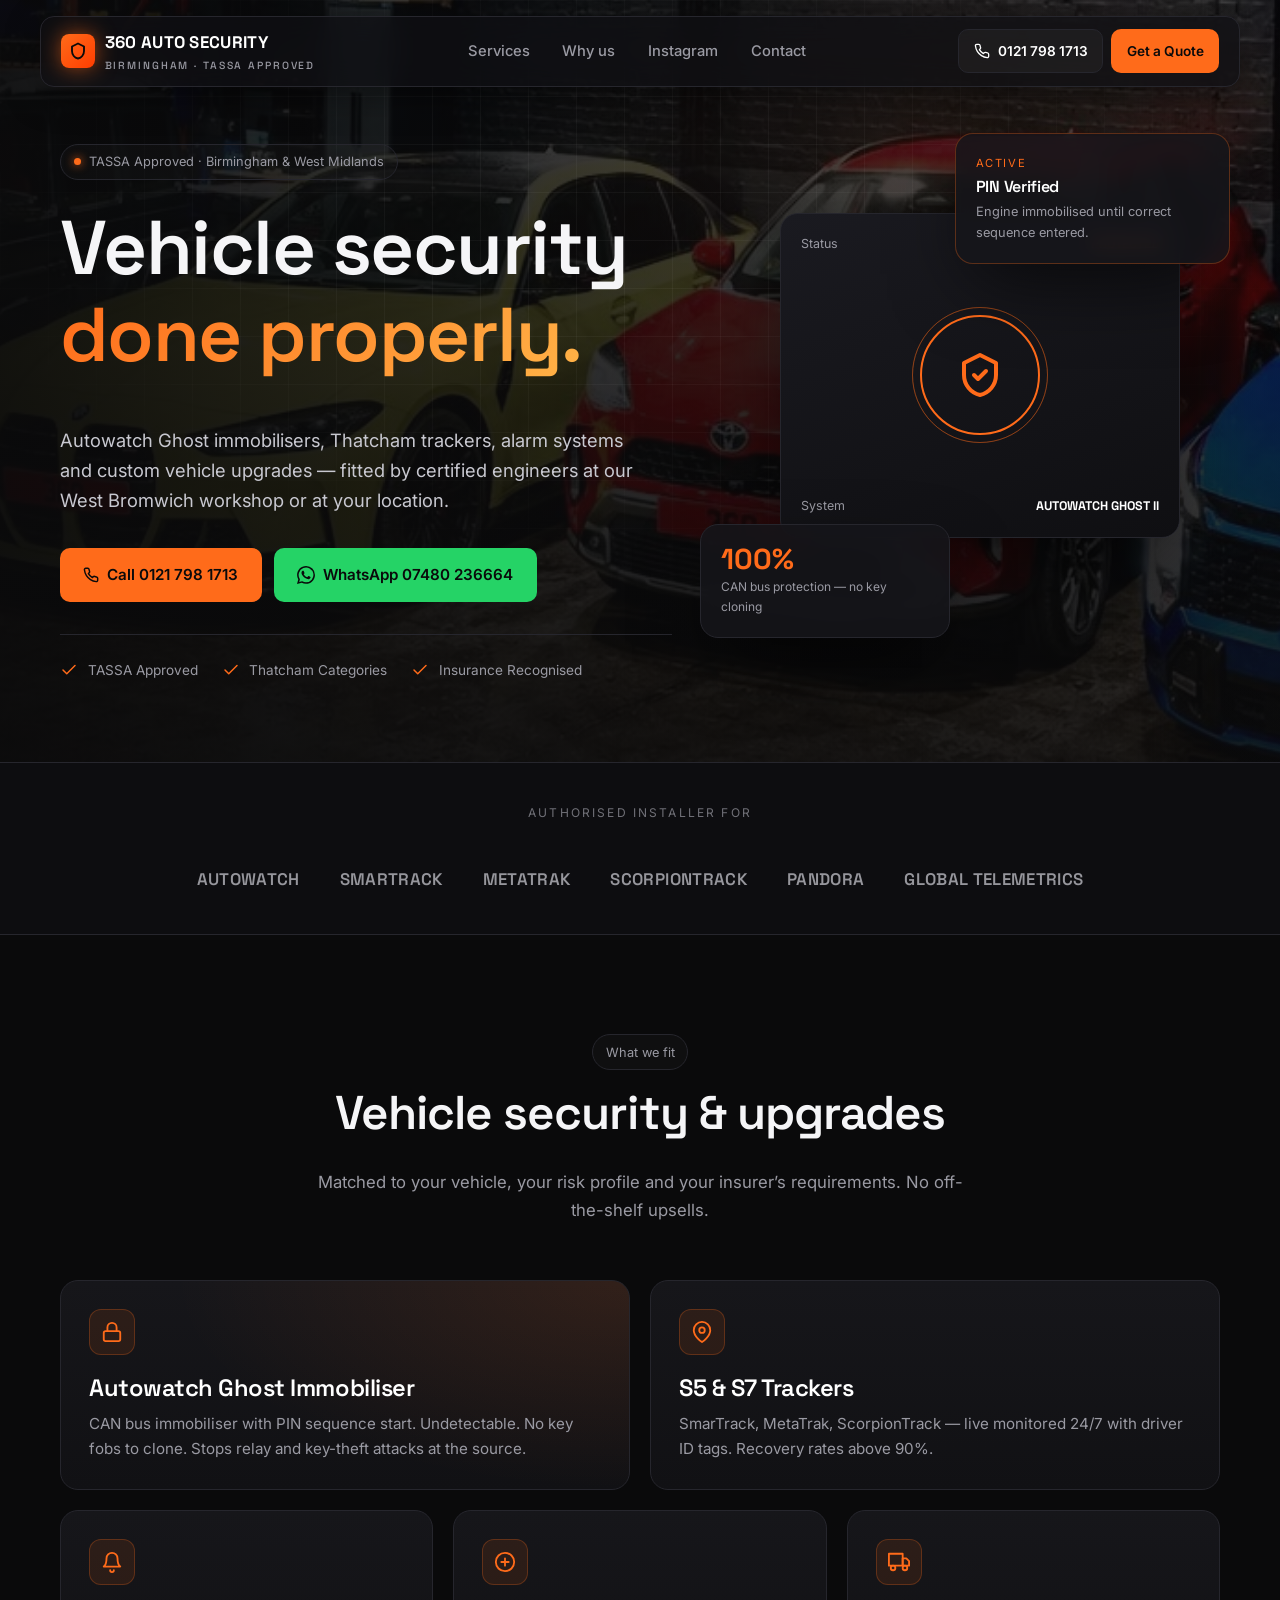
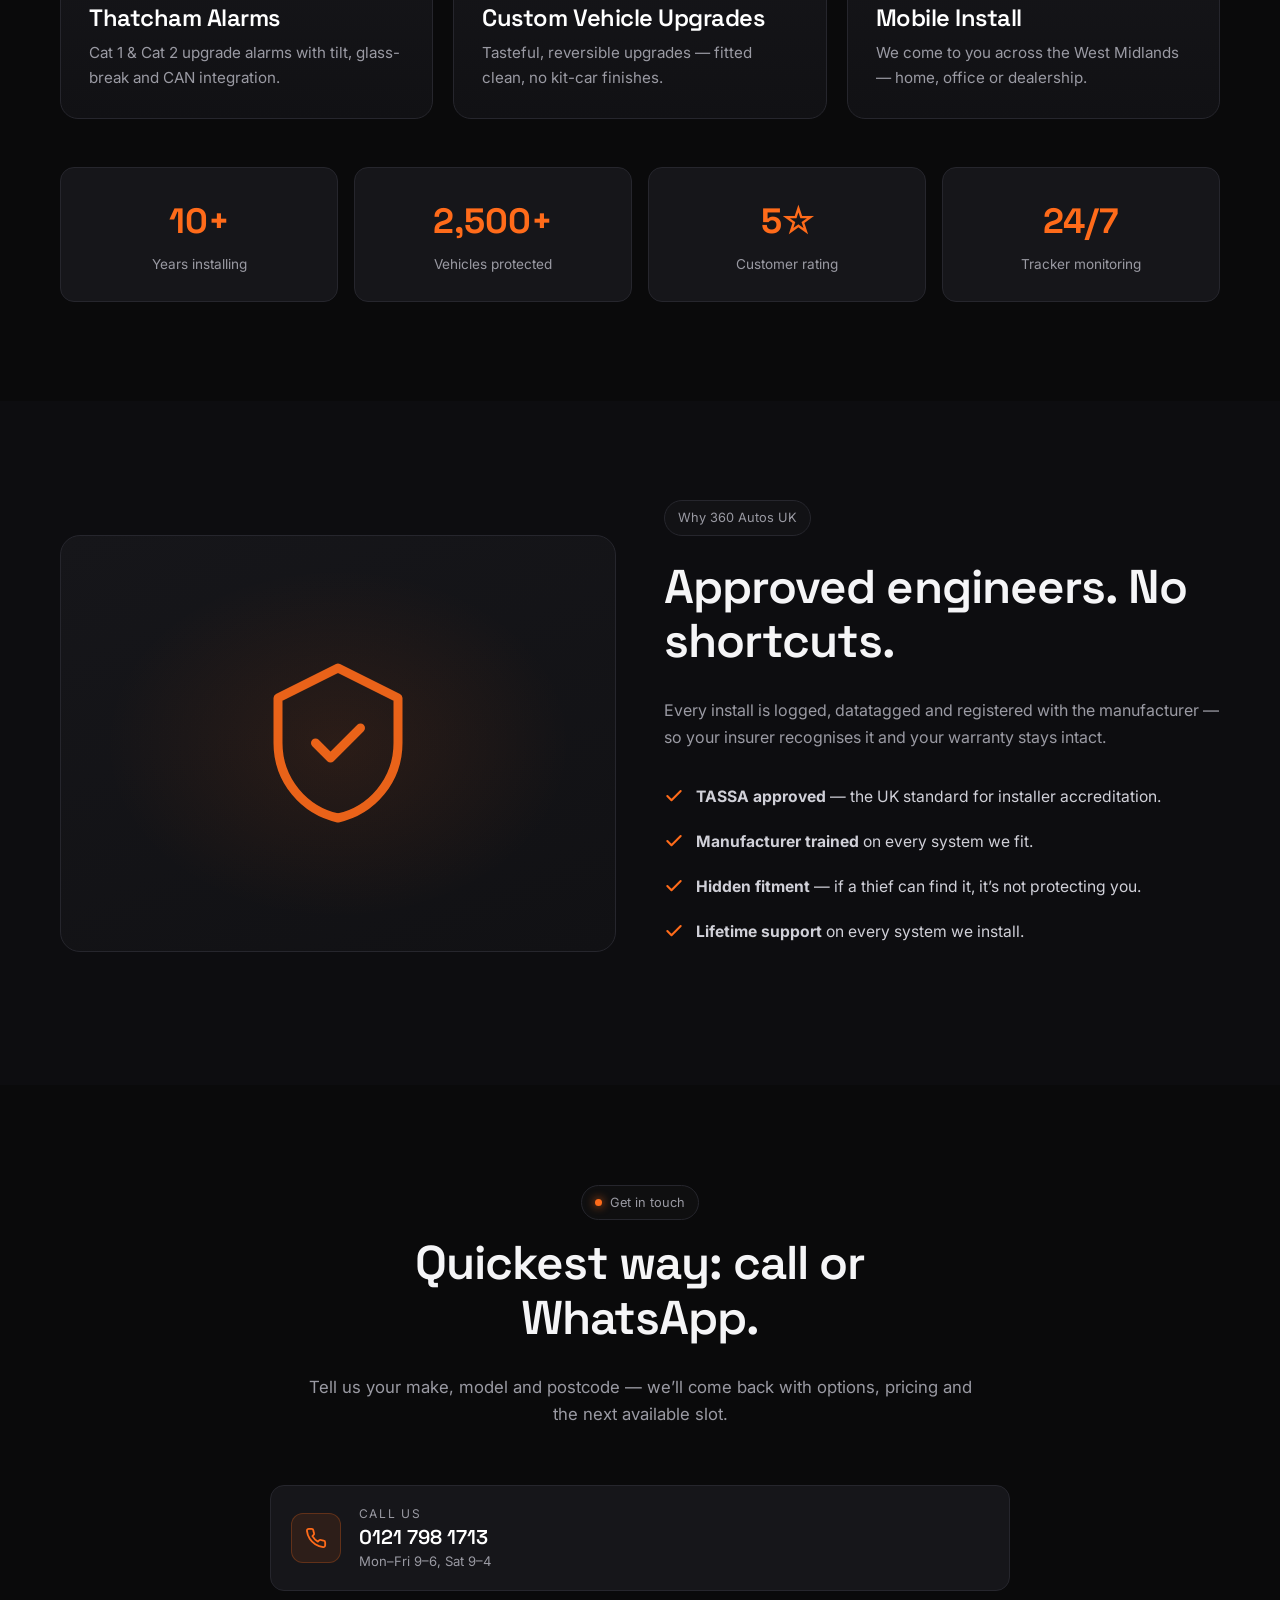
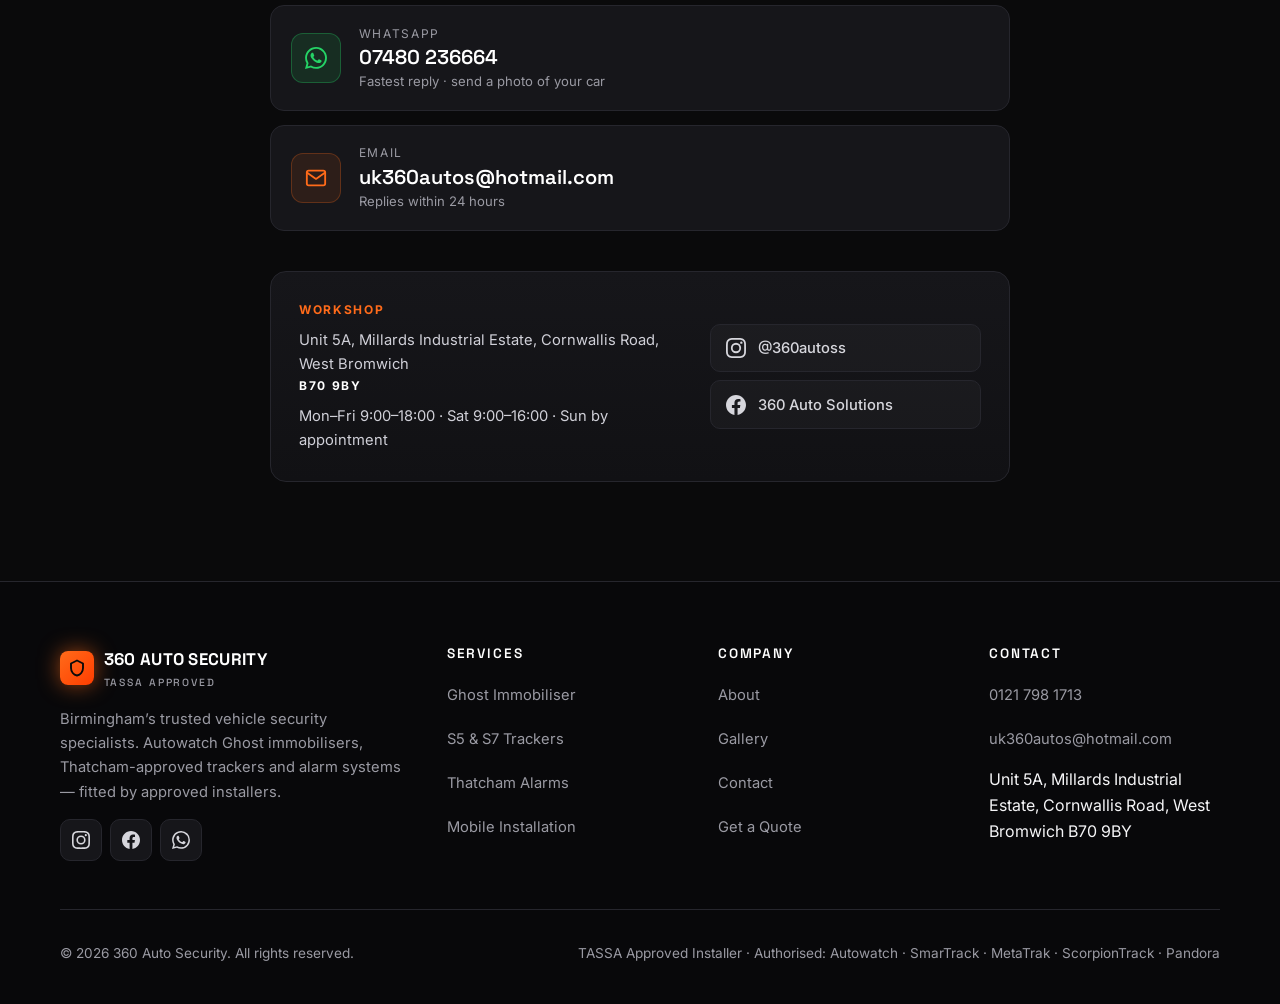
<file: index.html>
<!doctype html>
<html lang="en-GB">
<head>
<meta charset="utf-8">
<meta name="viewport" content="width=device-width,initial-scale=1,viewport-fit=cover">
<title>Ghost Immobilisers, Trackers & Custom Upgrades Birmingham | 360 Autos UK</title>
<meta name="description" content="TASSA-approved vehicle security in Birmingham. Autowatch Ghost immobilisers, Thatcham trackers, alarms and custom vehicle upgrades. Call 0121 798 1713 or WhatsApp 07480 236664.">
<meta name="keywords" content="ghost immobiliser birmingham, autowatch ghost installer, vehicle tracker birmingham, custom car upgrades west midlands, thatcham approved installer, car alarm fitting birmingham, 360 autos">
<link rel="canonical" href="https://www.360autos.co.uk/">
<meta name="theme-color" content="#0a0a0b">
<meta name="robots" content="index,follow,max-image-preview:large">
<meta name="author" content="360 Autos UK Ltd">

<meta property="og:type" content="website">
<meta property="og:title" content="360 Autos UK | Ghost Immobilisers, Trackers & Custom Upgrades Birmingham">
<meta property="og:description" content="TASSA approved. Call 0121 798 1713 or WhatsApp 07480 236664.">
<meta property="og:url" content="https://www.360autos.co.uk/">
<meta property="og:site_name" content="360 Autos UK">
<meta property="og:locale" content="en_GB">
<meta property="og:image" content="https://www.360autos.co.uk/assets/cars-hero.avif">
<meta property="og:image:width" content="1200">
<meta property="og:image:height" content="630">
<meta name="twitter:card" content="summary_large_image">
<meta name="twitter:image" content="https://www.360autos.co.uk/assets/cars-hero.avif">

<link rel="preconnect" href="https://fonts.googleapis.com">
<link rel="preconnect" href="https://fonts.gstatic.com" crossorigin>
<link href="https://fonts.googleapis.com/css2?family=Inter:wght@400;500;600;700&family=Space+Grotesk:wght@500;600;700&display=swap" rel="stylesheet">
<link rel="stylesheet" href="assets/styles.css">
<link rel="icon" href="favicon.svg" type="image/svg+xml">
<link rel="apple-touch-icon" href="favicon.svg">
<link rel="manifest" href="site.webmanifest">

<!-- LocalBusiness + FAQ schema -->
<script type="application/ld+json">
{
  "@context":"https://schema.org","@type":"AutomotiveBusiness",
  "@id":"https://www.360autos.co.uk/#business",
  "name":"360 Autos UK","legalName":"360 Autos UK Ltd",
  "alternateName":["360 Auto Security","360 Autos"],
  "identifier":"kg:/g/11vyhkhmk3",
  "image":"https://www.360autos.co.uk/assets/cars-hero.avif",
  "url":"https://www.360autos.co.uk/",
  "telephone":"+44-121-798-1713",
  "email":"uk360autos@hotmail.com",
  "priceRange":"££",
  "address":{"@type":"PostalAddress","streetAddress":"Unit 5A, Millards Industrial Estate, Cornwallis Road","addressLocality":"West Bromwich","addressRegion":"West Midlands","postalCode":"B70 9BY","addressCountry":"GB"},
  "areaServed":[{"@type":"City","name":"Birmingham"},{"@type":"City","name":"West Bromwich"},{"@type":"City","name":"Wolverhampton"},{"@type":"City","name":"Walsall"},{"@type":"City","name":"Dudley"},{"@type":"AdministrativeArea","name":"West Midlands"}],
  "geo":{"@type":"GeoCoordinates","latitude":52.5226,"longitude":-1.9971},
  "openingHoursSpecification":[{"@type":"OpeningHoursSpecification","dayOfWeek":["Monday","Tuesday","Wednesday","Thursday","Friday"],"opens":"09:00","closes":"18:00"},{"@type":"OpeningHoursSpecification","dayOfWeek":"Saturday","opens":"09:00","closes":"16:00"}],
  "sameAs":["https://www.instagram.com/360autoss","https://www.facebook.com/360autosolutions"],
  "contactPoint":[
    {"@type":"ContactPoint","telephone":"+44-121-798-1713","contactType":"customer service","areaServed":"GB","availableLanguage":"English"},
    {"@type":"ContactPoint","telephone":"+44-7480-236664","contactType":"sales","areaServed":"GB","availableLanguage":"English"}
  ],
  "hasOfferCatalog":{"@type":"OfferCatalog","name":"Services","itemListElement":[
    {"@type":"Offer","itemOffered":{"@type":"Service","name":"Autowatch Ghost Immobiliser Installation"}},
    {"@type":"Offer","itemOffered":{"@type":"Service","name":"S5 & S7 Vehicle Tracker Installation"}},
    {"@type":"Offer","itemOffered":{"@type":"Service","name":"Thatcham Approved Alarm Systems"}},
    {"@type":"Offer","itemOffered":{"@type":"Service","name":"Custom Vehicle Upgrades"}},
    {"@type":"Offer","itemOffered":{"@type":"Service","name":"Mobile Installation"}}
  ]}
}
</script>
</head>
<body data-page="index">
<div id="site-nav"></div>

<main>
  <!-- HERO: Call + WhatsApp front and centre -->
  <section class="hero" aria-labelledby="h">
    <div class="container hero-grid">
      <div>
        <span class="eyebrow"><span class="dot"></span> TASSA Approved &middot; Birmingham &amp; West Midlands</span>
        <h1 id="h">Vehicle security <span>done properly.</span></h1>
        <p class="hero-lead">Autowatch Ghost immobilisers, Thatcham trackers, alarm systems and custom vehicle upgrades &mdash; fitted by certified engineers at our West Bromwich workshop or at your location.</p>
        <div class="hero-cta">
          <a href="tel:+441217981713" class="btn btn-primary">
            <svg viewBox="0 0 24 24" fill="none" stroke="currentColor" stroke-width="2.2" stroke-linecap="round" stroke-linejoin="round"><path d="M22 16.92v3a2 2 0 0 1-2.18 2 19.79 19.79 0 0 1-8.63-3.07 19.5 19.5 0 0 1-6-6 19.79 19.79 0 0 1-3.07-8.67A2 2 0 0 1 4.11 2h3a2 2 0 0 1 2 1.72 12.84 12.84 0 0 0 .7 2.81 2 2 0 0 1-.45 2.11L8.09 9.91a16 16 0 0 0 6 6l1.27-1.27a2 2 0 0 1 2.11-.45 12.84 12.84 0 0 0 2.81.7A2 2 0 0 1 22 16.92z"/></svg>
            Call 0121 798 1713
          </a>
          <a href="https://wa.me/447480236664" target="_blank" rel="noopener" class="btn btn-wa">
            <svg viewBox="0 0 24 24" fill="currentColor" aria-hidden="true"><path d="M17.47 14.38c-.3-.15-1.76-.87-2.03-.97-.27-.1-.47-.15-.67.15s-.77.97-.94 1.17-.35.22-.65.07a8.12 8.12 0 0 1-2.39-1.47 8.94 8.94 0 0 1-1.65-2.05c-.17-.3-.02-.46.13-.61.13-.13.3-.35.45-.52.15-.17.2-.3.3-.5.1-.2.05-.37-.02-.52s-.67-1.62-.92-2.22c-.24-.58-.49-.5-.67-.51-.17 0-.37-.02-.57-.02-.2 0-.52.07-.8.37-.27.3-1.04 1.02-1.04 2.47s1.07 2.87 1.22 3.07c.15.2 2.1 3.2 5.08 4.49a17.1 17.1 0 0 0 1.7.63c.71.22 1.36.19 1.87.12.57-.09 1.76-.72 2-1.41.25-.7.25-1.29.17-1.42-.07-.12-.27-.2-.57-.35M12.03 21.79h-.01a9.85 9.85 0 0 1-5.02-1.38l-.36-.21-3.73.98 1-3.64-.23-.37a9.86 9.86 0 1 1 8.36 4.62M20.5 3.49A11.82 11.82 0 0 0 12.03 0C5.46 0 .11 5.34.11 11.91a11.85 11.85 0 0 0 1.59 5.95L0 24l6.3-1.65a11.89 11.89 0 0 0 5.72 1.46h.01c6.57 0 11.92-5.34 11.92-11.9a11.84 11.84 0 0 0-3.46-8.42"/></svg>
            WhatsApp 07480 236664
          </a>
        </div>
        <div class="hero-trust">
          <div class="hero-trust-item"><svg viewBox="0 0 24 24" fill="none" stroke="currentColor" stroke-width="2" stroke-linecap="round" stroke-linejoin="round"><polyline points="20 6 9 17 4 12"/></svg> TASSA Approved</div>
          <div class="hero-trust-item"><svg viewBox="0 0 24 24" fill="none" stroke="currentColor" stroke-width="2" stroke-linecap="round" stroke-linejoin="round"><polyline points="20 6 9 17 4 12"/></svg> Thatcham Categories</div>
          <div class="hero-trust-item"><svg viewBox="0 0 24 24" fill="none" stroke="currentColor" stroke-width="2" stroke-linecap="round" stroke-linejoin="round"><polyline points="20 6 9 17 4 12"/></svg> Insurance Recognised</div>
        </div>
      </div>
      <div class="hero-visual" aria-hidden="true">
        <div class="hero-card hero-card-main">
          <div class="row"><span>Status</span><strong style="color:var(--accent)">PROTECTED</strong></div>
          <div class="ring"><svg viewBox="0 0 24 24" fill="none" stroke="currentColor" stroke-width="2" stroke-linecap="round" stroke-linejoin="round"><path d="M12 2 4 6v6c0 5 3.5 9 8 10 4.5-1 8-5 8-10V6z"/><polyline points="9 12 11 14 15 10"/></svg></div>
          <div class="row"><span>System</span><strong>AUTOWATCH GHOST II</strong></div>
        </div>
        <div class="hero-card hero-card-float"><div class="badge">Active</div><h4>PIN Verified</h4><p>Engine immobilised until correct sequence entered.</p></div>
        <div class="hero-card hero-card-bot"><div class="stat">100%</div><small>CAN bus protection &mdash; no key cloning</small></div>
      </div>
    </div>
  </section>

  <!-- Approved partners -->
  <section class="logo-strip" aria-label="Approved partners">
    <div class="container"><div class="logo-strip-inner">
      <div class="logo-strip-label">Authorised installer for</div>
      <span>AUTOWATCH</span><span>SMARTRACK</span><span>METATRAK</span><span>SCORPIONTRACK</span><span>PANDORA</span><span>GLOBAL TELEMETRICS</span>
    </div></div>
  </section>

  <!-- SERVICES -->
  <section class="section" id="services">
    <div class="container">
      <div class="sec-head">
        <span class="eyebrow">What we fit</span>
        <h2>Vehicle security &amp; upgrades</h2>
        <p>Matched to your vehicle, your risk profile and your insurer&rsquo;s requirements. No off-the-shelf upsells.</p>
      </div>
      <div class="bento">
        <div class="card card-feature b-1">
          <div class="icon"><svg viewBox="0 0 24 24" fill="none" stroke="currentColor" stroke-width="2" stroke-linecap="round" stroke-linejoin="round"><rect x="3" y="11" width="18" height="11" rx="2"/><path d="M7 11V7a5 5 0 0 1 10 0v4"/></svg></div>
          <h3>Autowatch Ghost Immobiliser</h3>
          <p>CAN bus immobiliser with PIN sequence start. Undetectable. No key fobs to clone. Stops relay and key-theft attacks at the source.</p>
        </div>
        <div class="card b-2">
          <div class="icon"><svg viewBox="0 0 24 24" fill="none" stroke="currentColor" stroke-width="2" stroke-linecap="round" stroke-linejoin="round"><path d="M21 10c0 7-9 13-9 13s-9-6-9-13a9 9 0 0 1 18 0z"/><circle cx="12" cy="10" r="3"/></svg></div>
          <h3>S5 &amp; S7 Trackers</h3>
          <p>SmarTrack, MetaTrak, ScorpionTrack &mdash; live monitored 24/7 with driver ID tags. Recovery rates above 90%.</p>
        </div>
        <div class="card b-3">
          <div class="icon"><svg viewBox="0 0 24 24" fill="none" stroke="currentColor" stroke-width="2" stroke-linecap="round" stroke-linejoin="round"><path d="M6 8a6 6 0 0 1 12 0c0 7 3 9 3 9H3s3-2 3-9"/><path d="M10 21a2 2 0 0 0 4 0"/></svg></div>
          <h3>Thatcham Alarms</h3>
          <p>Cat 1 &amp; Cat 2 upgrade alarms with tilt, glass-break and CAN integration.</p>
        </div>
        <div class="card b-4">
          <div class="icon"><svg viewBox="0 0 24 24" fill="none" stroke="currentColor" stroke-width="2" stroke-linecap="round" stroke-linejoin="round"><circle cx="12" cy="12" r="10"/><path d="M12 8v8M8 12h8"/></svg></div>
          <h3>Custom Vehicle Upgrades</h3>
          <p>Tasteful, reversible upgrades &mdash; fitted clean, no kit-car finishes.</p>
        </div>
        <div class="card b-5">
          <div class="icon"><svg viewBox="0 0 24 24" fill="none" stroke="currentColor" stroke-width="2" stroke-linecap="round" stroke-linejoin="round"><rect x="1" y="3" width="15" height="13"/><polygon points="16 8 20 8 23 11 23 16 16 16 16 8"/><circle cx="5.5" cy="18.5" r="2.5"/><circle cx="18.5" cy="18.5" r="2.5"/></svg></div>
          <h3>Mobile Install</h3>
          <p>We come to you across the West Midlands &mdash; home, office or dealership.</p>
        </div>
      </div>
      <div class="stats" aria-label="Key metrics">
        <div class="stat-box"><span class="n"><span>10+</span></span><small>Years installing</small></div>
        <div class="stat-box"><span class="n"><span>2,500+</span></span><small>Vehicles protected</small></div>
        <div class="stat-box"><span class="n"><span>5&star;</span></span><small>Customer rating</small></div>
        <div class="stat-box"><span class="n"><span>24/7</span></span><small>Tracker monitoring</small></div>
      </div>
    </div>
  </section>

  <!-- WHY -->
  <section class="section" id="about" style="background:#0d0d10">
    <div class="container split">
      <div class="split-visual"><svg width="180" height="180" viewBox="0 0 24 24" fill="none" stroke="var(--accent)" stroke-width="1.2" stroke-linecap="round" stroke-linejoin="round" style="position:relative;z-index:1;opacity:.9"><path d="M12 2 4 6v6c0 5 3.5 9 8 10 4.5-1 8-5 8-10V6z"/><polyline points="9 12 11 14 15 10"/></svg></div>
      <div>
        <span class="eyebrow">Why 360 Autos UK</span>
        <h2>Approved engineers. No shortcuts.</h2>
        <p>Every install is logged, datatagged and registered with the manufacturer &mdash; so your insurer recognises it and your warranty stays intact.</p>
        <ul class="feature-list">
          <li><svg viewBox="0 0 24 24" fill="none" stroke="currentColor" stroke-width="2.5" stroke-linecap="round" stroke-linejoin="round"><polyline points="20 6 9 17 4 12"/></svg> <span><strong>TASSA approved</strong> &mdash; the UK standard for installer accreditation.</span></li>
          <li><svg viewBox="0 0 24 24" fill="none" stroke="currentColor" stroke-width="2.5" stroke-linecap="round" stroke-linejoin="round"><polyline points="20 6 9 17 4 12"/></svg> <span><strong>Manufacturer trained</strong> on every system we fit.</span></li>
          <li><svg viewBox="0 0 24 24" fill="none" stroke="currentColor" stroke-width="2.5" stroke-linecap="round" stroke-linejoin="round"><polyline points="20 6 9 17 4 12"/></svg> <span><strong>Hidden fitment</strong> &mdash; if a thief can find it, it&rsquo;s not protecting you.</span></li>
          <li><svg viewBox="0 0 24 24" fill="none" stroke="currentColor" stroke-width="2.5" stroke-linecap="round" stroke-linejoin="round"><polyline points="20 6 9 17 4 12"/></svg> <span><strong>Lifetime support</strong> on every system we install.</span></li>
        </ul>
      </div>
    </div>
  </section>

  <!-- CONTACT / CTA -->
  <section class="section" id="contact">
    <div class="container" style="max-width:780px">
      <div class="sec-head">
        <span class="eyebrow"><span class="dot"></span> Get in touch</span>
        <h2>Quickest way: call or WhatsApp.</h2>
        <p>Tell us your make, model and postcode &mdash; we&rsquo;ll come back with options, pricing and the next available slot.</p>
      </div>
      <div class="contact-actions">
        <a href="tel:+441217981713" class="contact-action contact-action-call">
          <div class="ca-icon"><svg viewBox="0 0 24 24" fill="none" stroke="currentColor" stroke-width="2" stroke-linecap="round" stroke-linejoin="round"><path d="M22 16.92v3a2 2 0 0 1-2.18 2 19.79 19.79 0 0 1-8.63-3.07 19.5 19.5 0 0 1-6-6 19.79 19.79 0 0 1-3.07-8.67A2 2 0 0 1 4.11 2h3a2 2 0 0 1 2 1.72 12.84 12.84 0 0 0 .7 2.81 2 2 0 0 1-.45 2.11L8.09 9.91a16 16 0 0 0 6 6l1.27-1.27a2 2 0 0 1 2.11-.45 12.84 12.84 0 0 0 2.81.7A2 2 0 0 1 22 16.92z"/></svg></div>
          <div><div class="ca-label">Call us</div><div class="ca-value">0121 798 1713</div><div class="ca-sub">Mon&ndash;Fri 9&ndash;6, Sat 9&ndash;4</div></div>
        </a>
        <a href="https://wa.me/447480236664" target="_blank" rel="noopener" class="contact-action contact-action-wa">
          <div class="ca-icon"><svg viewBox="0 0 24 24" fill="currentColor"><path d="M17.47 14.38c-.3-.15-1.76-.87-2.03-.97-.27-.1-.47-.15-.67.15s-.77.97-.94 1.17-.35.22-.65.07a8.12 8.12 0 0 1-2.39-1.47 8.94 8.94 0 0 1-1.65-2.05c-.17-.3-.02-.46.13-.61.13-.13.3-.35.45-.52.15-.17.2-.3.3-.5.1-.2.05-.37-.02-.52s-.67-1.62-.92-2.22c-.24-.58-.49-.5-.67-.51-.17 0-.37-.02-.57-.02-.2 0-.52.07-.8.37-.27.3-1.04 1.02-1.04 2.47s1.07 2.87 1.22 3.07c.15.2 2.1 3.2 5.08 4.49a17.1 17.1 0 0 0 1.7.63c.71.22 1.36.19 1.87.12.57-.09 1.76-.72 2-1.41.25-.7.25-1.29.17-1.42-.07-.12-.27-.2-.57-.35M12.03 21.79h-.01a9.85 9.85 0 0 1-5.02-1.38l-.36-.21-3.73.98 1-3.64-.23-.37a9.86 9.86 0 1 1 8.36 4.62M20.5 3.49A11.82 11.82 0 0 0 12.03 0C5.46 0 .11 5.34.11 11.91a11.85 11.85 0 0 0 1.59 5.95L0 24l6.3-1.65a11.89 11.89 0 0 0 5.72 1.46h.01c6.57 0 11.92-5.34 11.92-11.9a11.84 11.84 0 0 0-3.46-8.42"/></svg></div>
          <div><div class="ca-label">WhatsApp</div><div class="ca-value">07480 236664</div><div class="ca-sub">Fastest reply &middot; send a photo of your car</div></div>
        </a>
        <a href="mailto:uk360autos@hotmail.com" class="contact-action">
          <div class="ca-icon"><svg viewBox="0 0 24 24" fill="none" stroke="currentColor" stroke-width="2" stroke-linecap="round" stroke-linejoin="round"><path d="M4 4h16c1.1 0 2 .9 2 2v12c0 1.1-.9 2-2 2H4c-1.1 0-2-.9-2-2V6c0-1.1.9-2 2-2z"/><polyline points="22,6 12,13 2,6"/></svg></div>
          <div><div class="ca-label">Email</div><div class="ca-value">uk360autos@hotmail.com</div><div class="ca-sub">Replies within 24 hours</div></div>
        </a>
      </div>

      <div class="addr-block">
        <div>
          <strong>Workshop</strong>
          <p>Unit 5A, Millards Industrial Estate, Cornwallis Road, West Bromwich <strong style="color:#fff">B70 9BY</strong></p>
          <p style="margin:0">Mon&ndash;Fri 9:00&ndash;18:00 &middot; Sat 9:00&ndash;16:00 &middot; Sun by appointment</p>
        </div>
        <div class="socials-large" aria-label="Follow us">
          <a href="https://www.instagram.com/360autoss" target="_blank" rel="noopener" class="s-ig" aria-label="Instagram">
            <svg viewBox="0 0 24 24" fill="currentColor"><path d="M12 2.16c3.2 0 3.58.01 4.85.07 1.17.05 1.8.25 2.23.41.56.22.96.48 1.38.9.42.42.68.82.9 1.38.16.42.36 1.06.41 2.23.06 1.27.07 1.65.07 4.85s-.01 3.58-.07 4.85c-.05 1.17-.25 1.8-.41 2.23a3.7 3.7 0 0 1-.9 1.38c-.42.42-.82.68-1.38.9-.42.16-1.06.36-2.23.41-1.27.06-1.65.07-4.85.07s-3.58-.01-4.85-.07c-1.17-.05-1.8-.25-2.23-.41a3.7 3.7 0 0 1-1.38-.9 3.7 3.7 0 0 1-.9-1.38c-.16-.42-.36-1.06-.41-2.23-.06-1.27-.07-1.65-.07-4.85s.01-3.58.07-4.85c.05-1.17.25-1.8.41-2.23.22-.56.48-.96.9-1.38.42-.42.82-.68 1.38-.9.42-.16 1.06-.36 2.23-.41C8.42 2.17 8.8 2.16 12 2.16M12 0C8.74 0 8.33.01 7.05.07 5.78.13 4.9.33 4.14.63a5.86 5.86 0 0 0-2.13 1.38A5.86 5.86 0 0 0 .63 4.14C.33 4.9.13 5.78.07 7.05.01 8.33 0 8.74 0 12s.01 3.67.07 4.95c.06 1.27.26 2.15.56 2.91a5.86 5.86 0 0 0 1.38 2.13 5.86 5.86 0 0 0 2.13 1.38c.76.3 1.64.5 2.91.56C8.33 23.99 8.74 24 12 24s3.67-.01 4.95-.07c1.27-.06 2.15-.26 2.91-.56a5.86 5.86 0 0 0 2.13-1.38 5.86 5.86 0 0 0 1.38-2.13c.3-.76.5-1.64.56-2.91.06-1.28.07-1.69.07-4.95s-.01-3.67-.07-4.95c-.06-1.27-.26-2.15-.56-2.91a5.86 5.86 0 0 0-1.38-2.13A5.86 5.86 0 0 0 19.86.63C19.1.33 18.22.13 16.95.07 15.67.01 15.26 0 12 0zm0 5.84a6.16 6.16 0 1 0 0 12.32 6.16 6.16 0 0 0 0-12.32zm0 10.16a4 4 0 1 1 0-8 4 4 0 0 1 0 8zm6.4-11.85a1.44 1.44 0 1 0 0 2.88 1.44 1.44 0 0 0 0-2.88z"/></svg>
            <span>@360autoss</span>
          </a>
          <a href="https://www.facebook.com/360autosolutions" target="_blank" rel="noopener" class="s-fb" aria-label="Facebook">
            <svg viewBox="0 0 24 24" fill="currentColor"><path d="M24 12.07C24 5.4 18.63 0 12 0S0 5.4 0 12.07C0 18.1 4.39 23.1 10.13 24v-8.44H7.08v-3.49h3.05V9.41c0-3.02 1.79-4.69 4.53-4.69 1.31 0 2.69.24 2.69.24v2.97h-1.52c-1.49 0-1.95.93-1.95 1.89v2.26h3.33l-.53 3.49h-2.8V24C19.61 23.1 24 18.1 24 12.07z"/></svg>
            <span>360 Auto Solutions</span>
          </a>
        </div>
      </div>
    </div>
  </section>
</main>

<div id="site-footer"></div>

<!-- Sticky mobile CTA bar -->
<div class="mobile-cta-bar">
  <a href="tel:+441217981713" class="mcb-call"><svg viewBox="0 0 24 24" fill="none" stroke="currentColor" stroke-width="2" stroke-linecap="round" stroke-linejoin="round"><path d="M22 16.92v3a2 2 0 0 1-2.18 2 19.79 19.79 0 0 1-8.63-3.07 19.5 19.5 0 0 1-6-6 19.79 19.79 0 0 1-3.07-8.67A2 2 0 0 1 4.11 2h3a2 2 0 0 1 2 1.72 12.84 12.84 0 0 0 .7 2.81 2 2 0 0 1-.45 2.11L8.09 9.91a16 16 0 0 0 6 6l1.27-1.27a2 2 0 0 1 2.11-.45 12.84 12.84 0 0 0 2.81.7A2 2 0 0 1 22 16.92z"/></svg> Call</a>
  <a href="https://wa.me/447480236664" target="_blank" rel="noopener" class="mcb-wa"><svg viewBox="0 0 24 24" fill="currentColor"><path d="M17.47 14.38c-.3-.15-1.76-.87-2.03-.97-.27-.1-.47-.15-.67.15s-.77.97-.94 1.17-.35.22-.65.07a8.12 8.12 0 0 1-2.39-1.47 8.94 8.94 0 0 1-1.65-2.05c-.17-.3-.02-.46.13-.61.13-.13.3-.35.45-.52.15-.17.2-.3.3-.5.1-.2.05-.37-.02-.52s-.67-1.62-.92-2.22c-.24-.58-.49-.5-.67-.51-.17 0-.37-.02-.57-.02-.2 0-.52.07-.8.37-.27.3-1.04 1.02-1.04 2.47s1.07 2.87 1.22 3.07c.15.2 2.1 3.2 5.08 4.49a17.1 17.1 0 0 0 1.7.63c.71.22 1.36.19 1.87.12.57-.09 1.76-.72 2-1.41.25-.7.25-1.29.17-1.42-.07-.12-.27-.2-.57-.35M12.03 21.79a9.85 9.85 0 0 1-5.02-1.38l-.36-.21-3.73.98 1-3.64-.23-.37a9.86 9.86 0 1 1 8.36 4.62M20.5 3.49A11.82 11.82 0 0 0 12.03 0C5.46 0 .11 5.34.11 11.91a11.85 11.85 0 0 0 1.59 5.95L0 24l6.3-1.65a11.89 11.89 0 0 0 5.72 1.46c6.57 0 11.92-5.34 11.92-11.9a11.84 11.84 0 0 0-3.46-8.42"/></svg> WhatsApp</a>
</div>

<script src="assets/partials.js" defer></script>
</body>
</html>
</file>
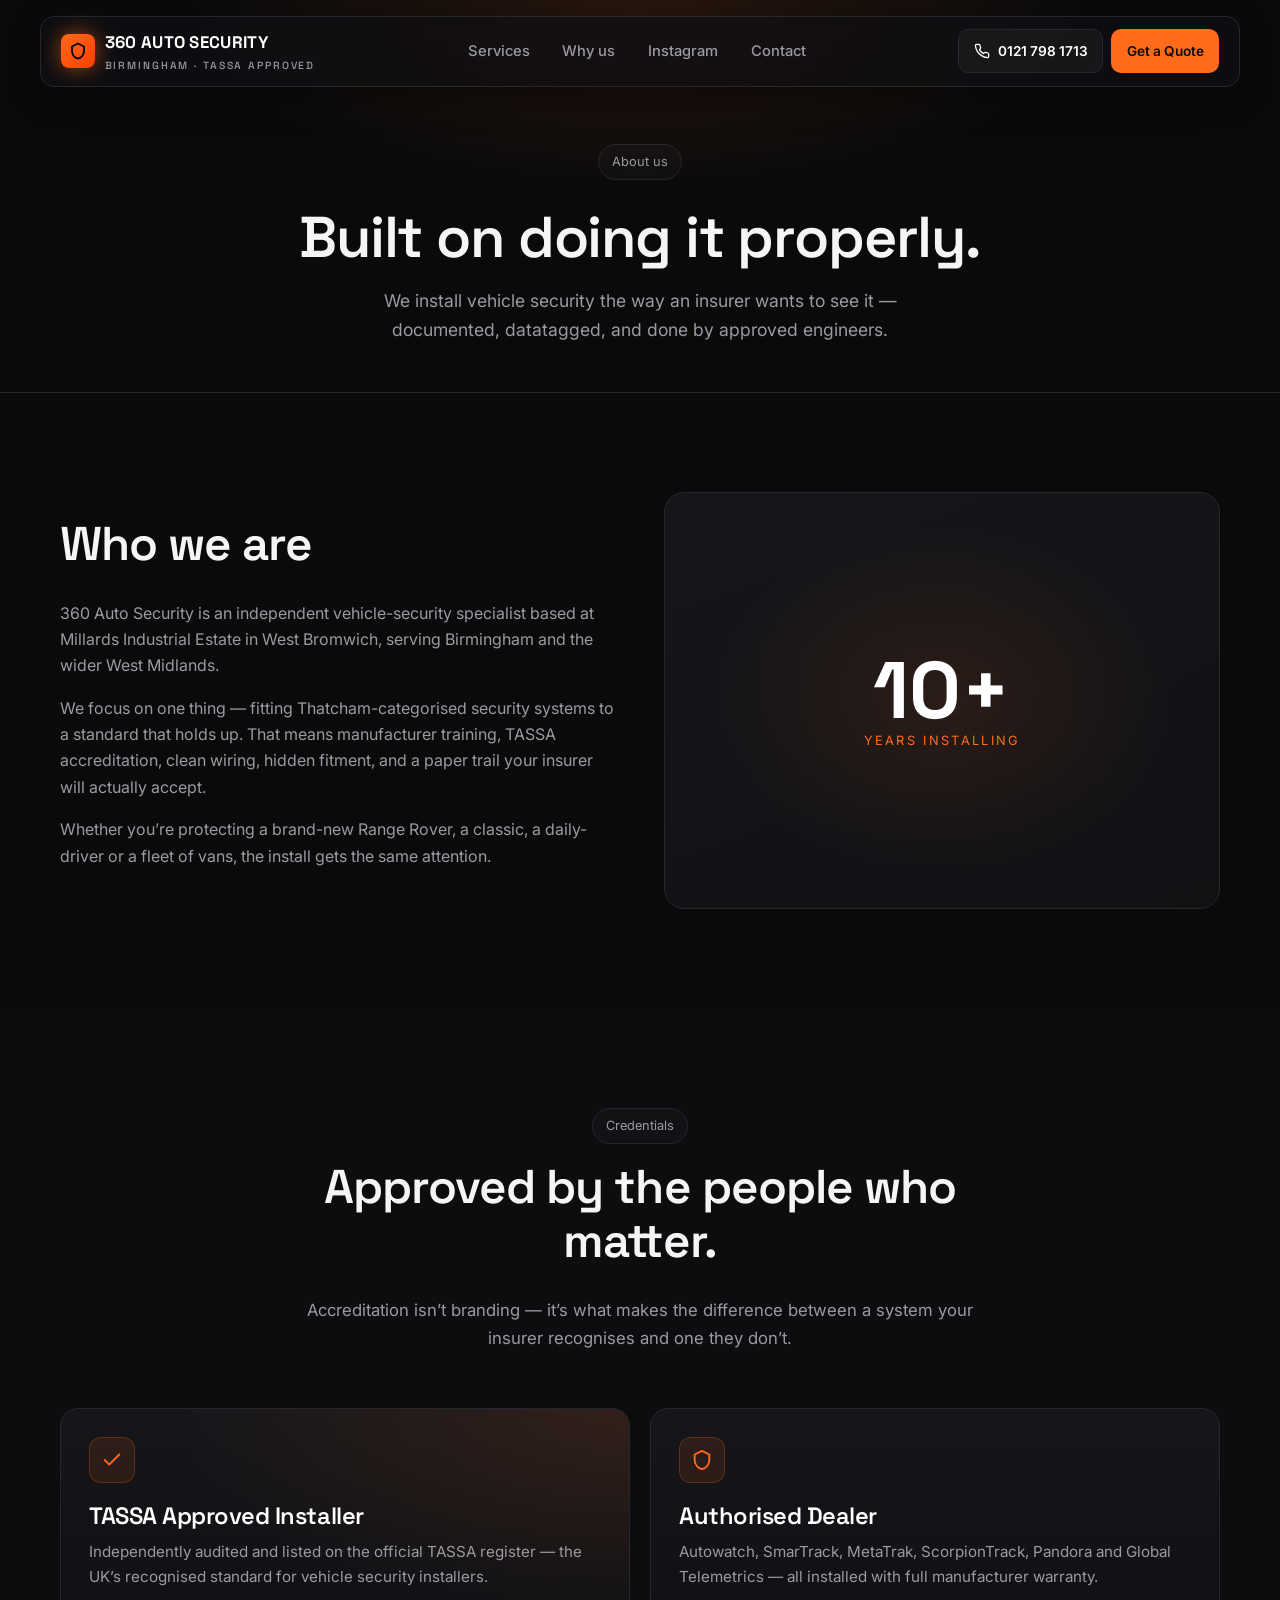
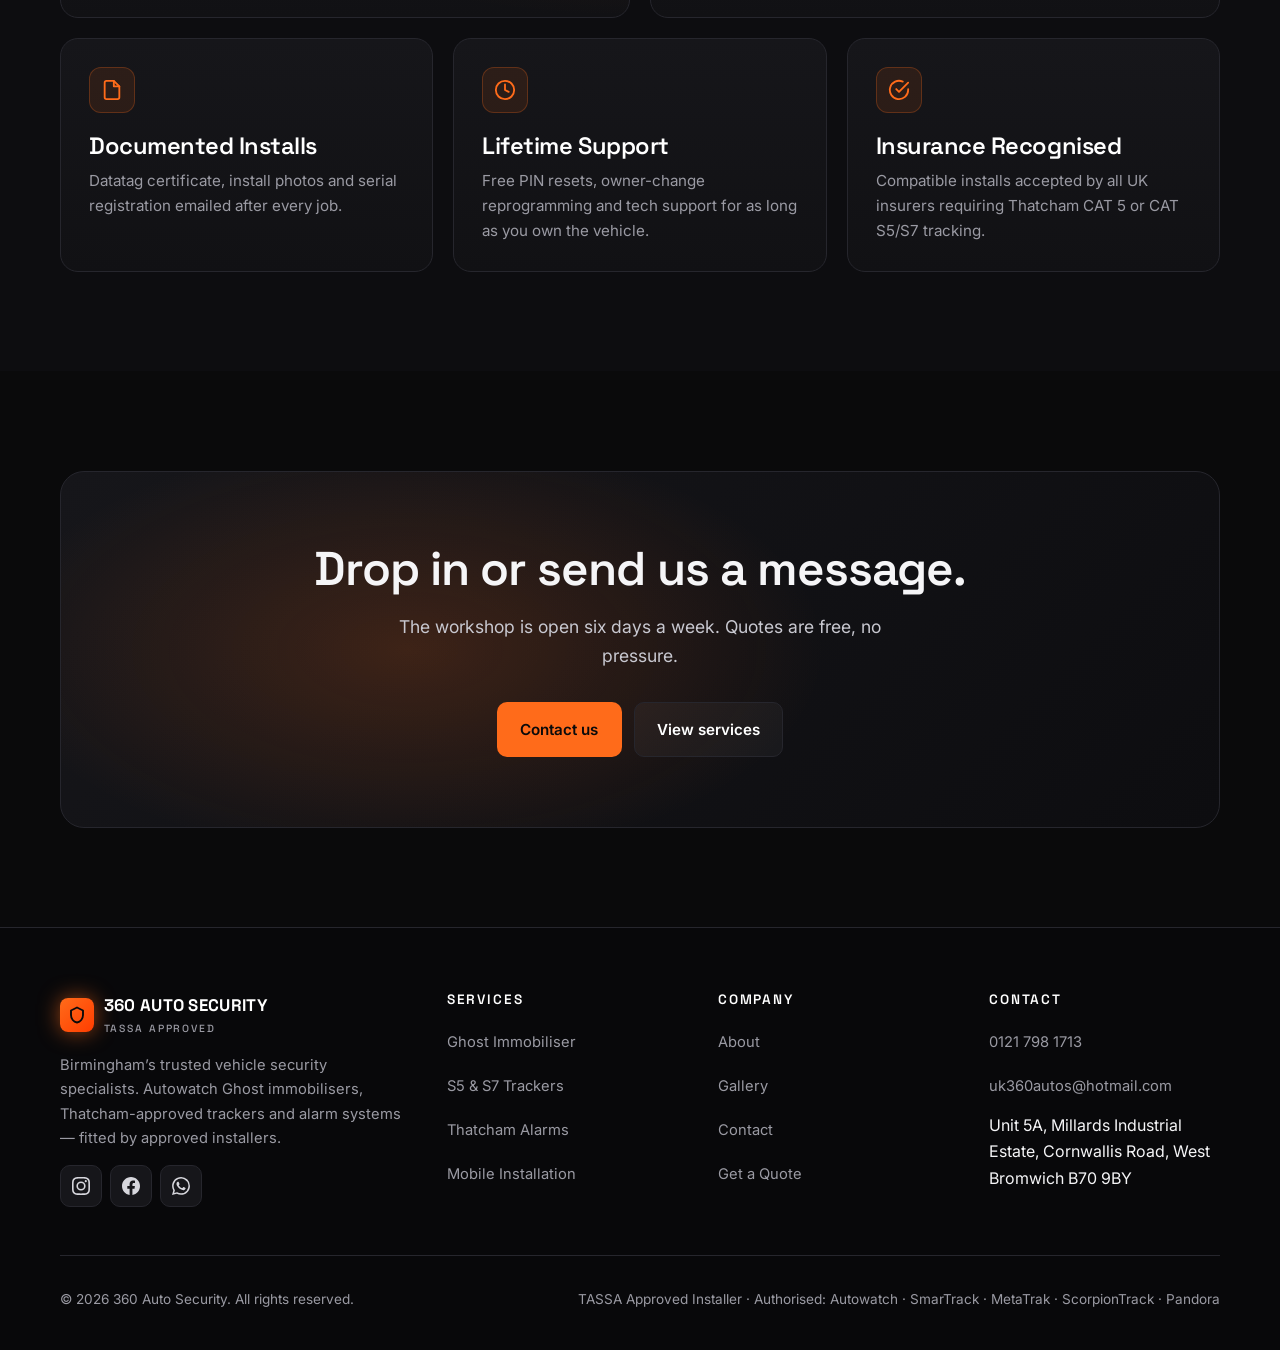
<file: about.html>
<!doctype html>
<html lang="en-GB">
<head>
<meta charset="utf-8">
<meta name="viewport" content="width=device-width,initial-scale=1,viewport-fit=cover">
<title>About 360 Auto Security | TASSA Approved Installers Birmingham</title>
<meta name="description" content="360 Auto Security is a TASSA-approved vehicle security specialist based in West Bromwich. Authorised installers for Autowatch, SmarTrack, MetaTrak, ScorpionTrack and Pandora.">
<link rel="canonical" href="https://www.360autos.co.uk/about.html">
<meta name="theme-color" content="#0a0a0b">
<meta property="og:title" content="About 360 Auto Security">
<meta property="og:description" content="TASSA approved vehicle security installers serving Birmingham and the West Midlands.">
<meta property="og:url" content="https://www.360autos.co.uk/about.html">
<link rel="preconnect" href="https://fonts.googleapis.com">
<link rel="preconnect" href="https://fonts.gstatic.com" crossorigin>
<link href="https://fonts.googleapis.com/css2?family=Inter:wght@400;500;600;700&family=Space+Grotesk:wght@500;600;700&display=swap" rel="stylesheet">
<link rel="stylesheet" href="assets/styles.css">
<link rel="icon" href="favicon.svg" type="image/svg+xml">
<link rel="apple-touch-icon" href="favicon.svg">
<link rel="manifest" href="site.webmanifest">
<meta property="og:image" content="https://www.360autos.co.uk/assets/cars-hero.avif">
<meta property="og:image:width" content="1200">
<meta property="og:image:height" content="630">
<meta name="twitter:image" content="https://www.360autos.co.uk/assets/cars-hero.avif">
<meta name="author" content="360 Auto Security">
<script type="application/ld+json">
{"@context":"https://schema.org","@type":"AboutPage","name":"About 360 Auto Security","url":"https://www.360autos.co.uk/about.html","mainEntity":{"@type":"AutomotiveBusiness","name":"360 Auto Security","telephone":"+44-121-798-1713","address":{"@type":"PostalAddress","streetAddress":"Unit 5A, Millards Industrial Estate, Cornwallis Road","addressLocality":"West Bromwich","postalCode":"B70 9BY","addressCountry":"GB"}}}
</script>
</head>
<body data-page="about">
<div id="site-nav"></div>

<header class="page-head">
  <div class="container">
    <span class="eyebrow">About us</span>
    <h1>Built on doing it properly.</h1>
    <p>We install vehicle security the way an insurer wants to see it &mdash; documented, datatagged, and done by approved engineers.</p>
  </div>
</header>

<main>
  <section class="section">
    <div class="container split">
      <div>
        <h2>Who we are</h2>
        <p>360 Auto Security is an independent vehicle-security specialist based at Millards Industrial Estate in West Bromwich, serving Birmingham and the wider West Midlands.</p>
        <p>We focus on one thing &mdash; fitting Thatcham-categorised security systems to a standard that holds up. That means manufacturer training, TASSA accreditation, clean wiring, hidden fitment, and a paper trail your insurer will actually accept.</p>
        <p>Whether you&rsquo;re protecting a brand-new Range Rover, a classic, a daily-driver or a fleet of vans, the install gets the same attention.</p>
      </div>
      <div class="split-visual">
        <div style="text-align:center;position:relative;z-index:1">
          <div style="font-family:'Space Grotesk',sans-serif;font-size:5rem;font-weight:700;color:#fff;line-height:1">10+</div>
          <div style="color:var(--accent);letter-spacing:.18em;text-transform:uppercase;font-size:.8rem">Years installing</div>
        </div>
      </div>
    </div>
  </section>

  <section class="section" style="background:#0d0d10">
    <div class="container">
      <div class="sec-head">
        <span class="eyebrow">Credentials</span>
        <h2>Approved by the people who matter.</h2>
        <p>Accreditation isn&rsquo;t branding &mdash; it&rsquo;s what makes the difference between a system your insurer recognises and one they don&rsquo;t.</p>
      </div>
      <div class="bento">
        <div class="card b-1 card-feature">
          <div class="icon"><svg viewBox="0 0 24 24" fill="none" stroke="currentColor" stroke-width="2" stroke-linecap="round" stroke-linejoin="round"><polyline points="20 6 9 17 4 12"/></svg></div>
          <h3>TASSA Approved Installer</h3>
          <p>Independently audited and listed on the official TASSA register &mdash; the UK&rsquo;s recognised standard for vehicle security installers.</p>
        </div>
        <div class="card b-2">
          <div class="icon"><svg viewBox="0 0 24 24" fill="none" stroke="currentColor" stroke-width="2" stroke-linecap="round" stroke-linejoin="round"><path d="M12 2 4 6v6c0 5 3.5 9 8 10 4.5-1 8-5 8-10V6z"/></svg></div>
          <h3>Authorised Dealer</h3>
          <p>Autowatch, SmarTrack, MetaTrak, ScorpionTrack, Pandora and Global Telemetrics &mdash; all installed with full manufacturer warranty.</p>
        </div>
        <div class="card b-3">
          <div class="icon"><svg viewBox="0 0 24 24" fill="none" stroke="currentColor" stroke-width="2" stroke-linecap="round" stroke-linejoin="round"><path d="M14 2H6a2 2 0 0 0-2 2v16a2 2 0 0 0 2 2h12a2 2 0 0 0 2-2V8z"/><polyline points="14 2 14 8 20 8"/></svg></div>
          <h3>Documented Installs</h3>
          <p>Datatag certificate, install photos and serial registration emailed after every job.</p>
        </div>
        <div class="card b-4">
          <div class="icon"><svg viewBox="0 0 24 24" fill="none" stroke="currentColor" stroke-width="2" stroke-linecap="round" stroke-linejoin="round"><circle cx="12" cy="12" r="10"/><polyline points="12 6 12 12 16 14"/></svg></div>
          <h3>Lifetime Support</h3>
          <p>Free PIN resets, owner-change reprogramming and tech support for as long as you own the vehicle.</p>
        </div>
        <div class="card b-5">
          <div class="icon"><svg viewBox="0 0 24 24" fill="none" stroke="currentColor" stroke-width="2" stroke-linecap="round" stroke-linejoin="round"><path d="M22 11.08V12a10 10 0 1 1-5.93-9.14"/><polyline points="22 4 12 14.01 9 11.01"/></svg></div>
          <h3>Insurance Recognised</h3>
          <p>Compatible installs accepted by all UK insurers requiring Thatcham CAT 5 or CAT S5/S7 tracking.</p>
        </div>
      </div>
    </div>
  </section>

  <section class="section">
    <div class="container">
      <div class="cta-band">
        <h2>Drop in or send us a message.</h2>
        <p>The workshop is open six days a week. Quotes are free, no pressure.</p>
        <div class="btn-row">
          <a href="contact.html" class="btn btn-primary">Contact us</a>
          <a href="services.html" class="btn btn-ghost">View services</a>
        </div>
      </div>
    </div>
  </section>
</main>

<div id="site-footer"></div>
<script src="assets/partials.js" defer></script>
</body>
</html>
</file>
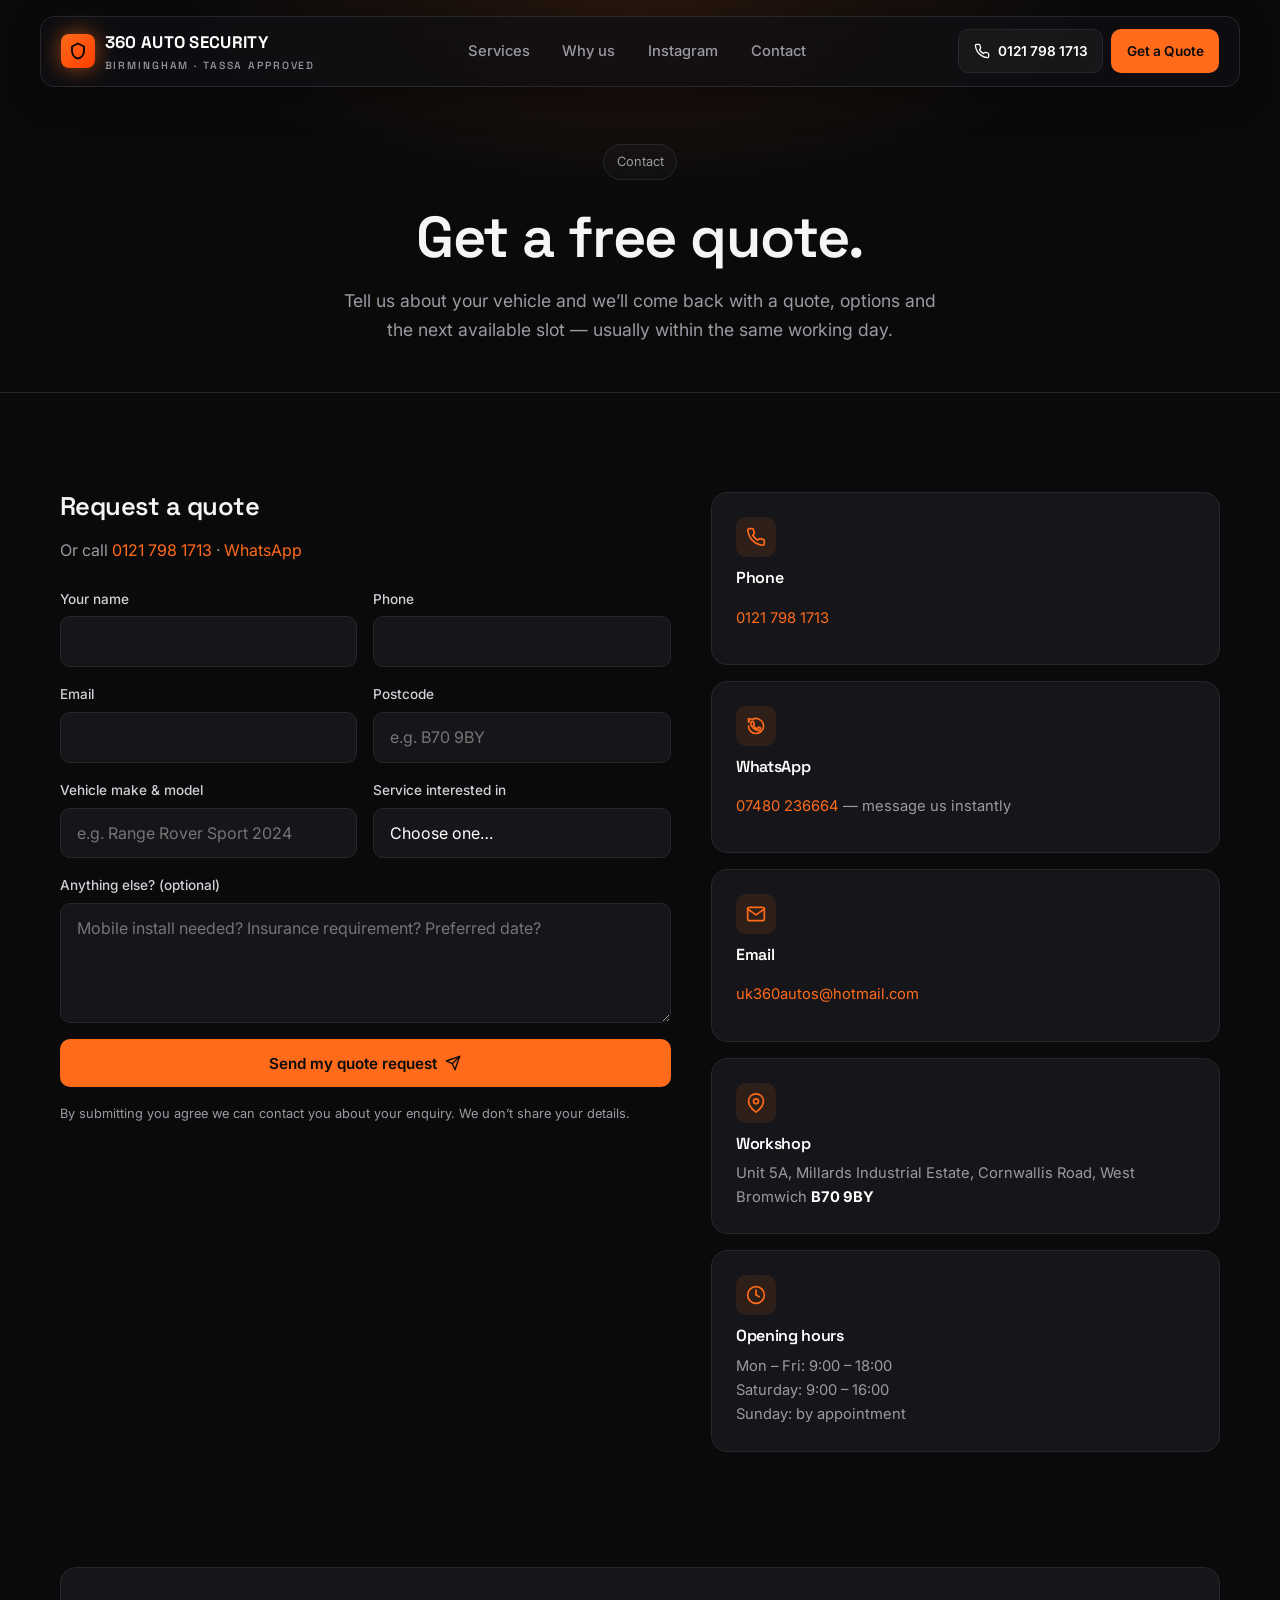
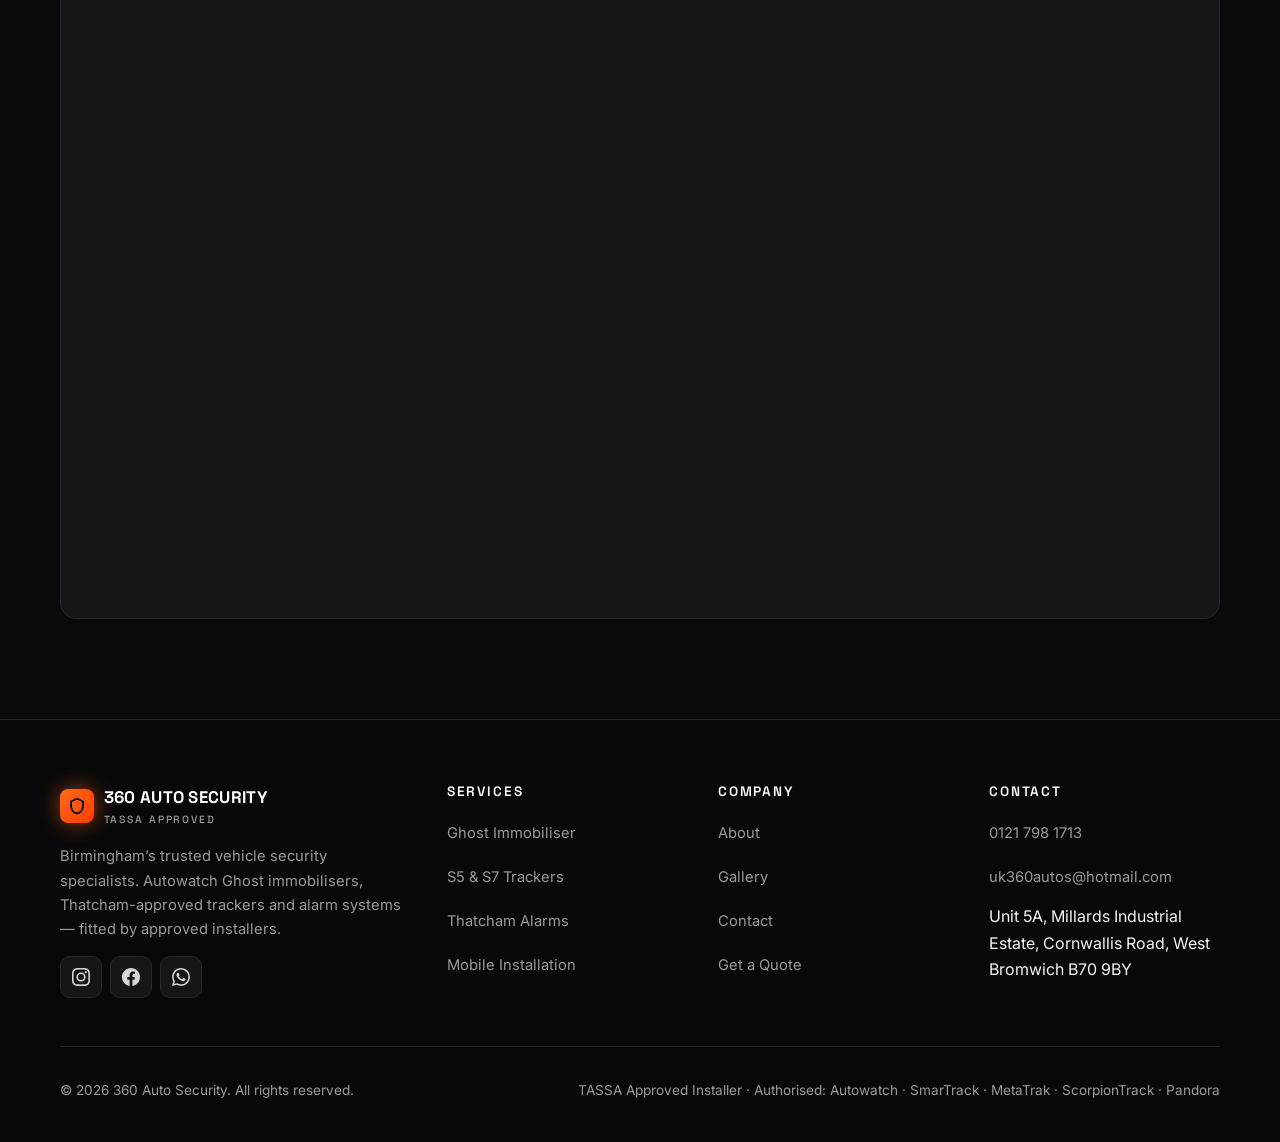
<file: contact.html>
<!doctype html>
<html lang="en-GB">
<head>
<meta charset="utf-8">
<meta name="viewport" content="width=device-width,initial-scale=1,viewport-fit=cover">
<title>Contact &amp; Free Quote | 360 Auto Security Birmingham</title>
<meta name="description" content="Contact 360 Auto Security in West Bromwich for a free vehicle security quote. Call 0121 798 1713, WhatsApp or use the form below. TASSA approved installer covering the West Midlands.">
<link rel="canonical" href="https://www.360autos.co.uk/contact.html">
<meta name="theme-color" content="#0a0a0b">
<meta property="og:title" content="Contact 360 Auto Security | Free Quote">
<meta property="og:description" content="Get a free quote for Ghost immobilisers, trackers and alarms in Birmingham & the West Midlands.">
<meta property="og:url" content="https://www.360autos.co.uk/contact.html">
<link rel="preconnect" href="https://fonts.googleapis.com">
<link rel="preconnect" href="https://fonts.gstatic.com" crossorigin>
<link href="https://fonts.googleapis.com/css2?family=Inter:wght@400;500;600;700&family=Space+Grotesk:wght@500;600;700&display=swap" rel="stylesheet">
<link rel="stylesheet" href="assets/styles.css">
<link rel="icon" href="favicon.svg" type="image/svg+xml">
<link rel="apple-touch-icon" href="favicon.svg">
<link rel="manifest" href="site.webmanifest">
<meta property="og:image" content="https://www.360autos.co.uk/assets/cars-hero.avif">
<meta property="og:image:width" content="1200">
<meta property="og:image:height" content="630">
<meta name="twitter:image" content="https://www.360autos.co.uk/assets/cars-hero.avif">
<meta name="author" content="360 Auto Security">
<script type="application/ld+json">
{"@context":"https://schema.org","@type":"ContactPage","name":"Contact 360 Auto Security","url":"https://www.360autos.co.uk/contact.html","mainEntity":{"@type":"AutomotiveBusiness","name":"360 Auto Security","telephone":"+44-121-798-1713","email":"uk360autos@hotmail.com","address":{"@type":"PostalAddress","streetAddress":"Unit 5A, Millards Industrial Estate, Cornwallis Road","addressLocality":"West Bromwich","postalCode":"B70 9BY","addressCountry":"GB"}}}
</script>
</head>
<body data-page="contact">
<div id="site-nav"></div>

<header class="page-head">
  <div class="container">
    <span class="eyebrow">Contact</span>
    <h1>Get a free quote.</h1>
    <p>Tell us about your vehicle and we&rsquo;ll come back with a quote, options and the next available slot &mdash; usually within the same working day.</p>
  </div>
</header>

<main>
  <section class="section">
    <div class="container contact-grid">
      <!-- Form -->
      <div id="quote">
        <h2 style="font-size:1.6rem">Request a quote</h2>
        <p style="margin-bottom:1.5rem">Or call <a href="tel:+441217981713" style="color:var(--accent)">0121 798 1713</a> &middot; <a href="https://wa.me/447480236664" target="_blank" rel="noopener" style="color:var(--accent)">WhatsApp</a></p>

        <form class="form" action="https://formsubmit.co/uk360autos@hotmail.com" method="POST" id="quoteForm">
          <input type="hidden" name="_subject" value="New enquiry from 360 Auto Security website" />
          <input type="hidden" name="_captcha" value="true" />
          <input type="hidden" name="_template" value="table" />
          <input type="text" name="_honey" style="display:none" tabindex="-1" autocomplete="off" />
          <div class="field-row">
            <div class="field">
              <label for="name">Your name</label>
              <input id="name" name="name" type="text" required autocomplete="name">
            </div>
            <div class="field">
              <label for="phone">Phone</label>
              <input id="phone" name="phone" type="tel" required autocomplete="tel">
            </div>
          </div>
          <div class="field-row">
            <div class="field">
              <label for="email">Email</label>
              <input id="email" name="email" type="email" required autocomplete="email">
            </div>
            <div class="field">
              <label for="postcode">Postcode</label>
              <input id="postcode" name="postcode" type="text" required autocomplete="postal-code" placeholder="e.g. B70 9BY">
            </div>
          </div>
          <div class="field-row">
            <div class="field">
              <label for="make">Vehicle make &amp; model</label>
              <input id="make" name="make" type="text" required placeholder="e.g. Range Rover Sport 2024">
            </div>
            <div class="field">
              <label for="service">Service interested in</label>
              <select id="service" name="service" required>
                <option value="">Choose one&hellip;</option>
                <option>Autowatch Ghost Immobiliser</option>
                <option>S5 Tracker</option>
                <option>S7 Tracker</option>
                <option>Thatcham Alarm</option>
                <option>Combination / Not sure</option>
                <option>Fleet / multiple vehicles</option>
              </select>
            </div>
          </div>
          <div class="field">
            <label for="message">Anything else? (optional)</label>
            <textarea id="message" name="message" placeholder="Mobile install needed? Insurance requirement? Preferred date?"></textarea>
          </div>
          <button type="submit" class="btn btn-primary" style="justify-content:center">Send my quote request
            <svg viewBox="0 0 24 24" fill="none" stroke="currentColor" stroke-width="2" stroke-linecap="round" stroke-linejoin="round"><line x1="22" y1="2" x2="11" y2="13"/><polygon points="22 2 15 22 11 13 2 9 22 2"/></svg>
          </button>
          <p style="font-size:.8rem;margin:0;color:var(--muted)">By submitting you agree we can contact you about your enquiry. We don&rsquo;t share your details.</p>
        </form>
      </div>

      <!-- Info -->
      <aside aria-label="Contact info">
        <div class="info-card">
          <div class="info-icon"><svg viewBox="0 0 24 24" fill="none" stroke="currentColor" stroke-width="2" stroke-linecap="round" stroke-linejoin="round"><path d="M22 16.92v3a2 2 0 0 1-2.18 2 19.79 19.79 0 0 1-8.63-3.07 19.5 19.5 0 0 1-6-6 19.79 19.79 0 0 1-3.07-8.67A2 2 0 0 1 4.11 2h3a2 2 0 0 1 2 1.72 12.84 12.84 0 0 0 .7 2.81 2 2 0 0 1-.45 2.11L8.09 9.91a16 16 0 0 0 6 6l1.27-1.27a2 2 0 0 1 2.11-.45 12.84 12.84 0 0 0 2.81.7A2 2 0 0 1 22 16.92z"/></svg></div>
          <h3>Phone</h3>
          <p><a href="tel:+441217981713">0121 798 1713</a></p>
        </div>
        <div class="info-card">
          <div class="info-icon"><svg viewBox="0 0 24 24" fill="none" stroke="currentColor" stroke-width="2" stroke-linecap="round" stroke-linejoin="round"><path d="M17.5 14.4c-.3-.1-1.7-.8-2-.9-.3-.1-.5-.2-.7.2s-.8 1-1 1.2-.4.2-.7.1c-.3-.1-1.3-.5-2.4-1.5-.9-.8-1.5-1.8-1.7-2.1-.2-.3 0-.5.1-.6.1-.1.3-.4.4-.5.1-.2.2-.3.3-.5.1-.2 0-.4 0-.5s-.7-1.7-1-2.3c-.3-.6-.5-.5-.7-.5h-.6c-.2 0-.5.1-.8.4-.3.3-1 1-1 2.4 0 1.4 1 2.8 1.2 3 .1.2 2 3.1 4.9 4.3.7.3 1.2.5 1.6.6.7.2 1.3.2 1.8.1.6-.1 1.7-.7 1.9-1.4.2-.7.2-1.3.2-1.4-.1-.1-.3-.2-.6-.3z"/><path d="M3 12a9 9 0 1 0 4.5-7.8L3 3v4.5l1.5-1.5"/></svg></div>
          <h3>WhatsApp</h3>
          <p><a href="https://wa.me/447480236664" target="_blank" rel="noopener">07480 236664</a> &mdash; message us instantly</p>
        </div>
        <div class="info-card">
          <div class="info-icon"><svg viewBox="0 0 24 24" fill="none" stroke="currentColor" stroke-width="2" stroke-linecap="round" stroke-linejoin="round"><path d="M4 4h16c1.1 0 2 .9 2 2v12c0 1.1-.9 2-2 2H4c-1.1 0-2-.9-2-2V6c0-1.1.9-2 2-2z"/><polyline points="22,6 12,13 2,6"/></svg></div>
          <h3>Email</h3>
          <p><a href="mailto:uk360autos@hotmail.com">uk360autos@hotmail.com</a></p>
        </div>
        <div class="info-card">
          <div class="info-icon"><svg viewBox="0 0 24 24" fill="none" stroke="currentColor" stroke-width="2" stroke-linecap="round" stroke-linejoin="round"><path d="M21 10c0 7-9 13-9 13s-9-6-9-13a9 9 0 0 1 18 0z"/><circle cx="12" cy="10" r="3"/></svg></div>
          <h3>Workshop</h3>
          <p>Unit 5A, Millards Industrial Estate, Cornwallis Road, West Bromwich <strong style="color:#fff">B70 9BY</strong></p>
        </div>
        <div class="info-card">
          <div class="info-icon"><svg viewBox="0 0 24 24" fill="none" stroke="currentColor" stroke-width="2" stroke-linecap="round" stroke-linejoin="round"><circle cx="12" cy="12" r="10"/><polyline points="12 6 12 12 16 14"/></svg></div>
          <h3>Opening hours</h3>
          <p>Mon &ndash; Fri: 9:00 &ndash; 18:00<br>Saturday: 9:00 &ndash; 16:00<br>Sunday: by appointment</p>
        </div>
      </aside>
    </div>
  </section>

  <!-- Map -->
  <section class="section" style="padding-top:0">
    <div class="container">
      <div class="map-frame">
        <iframe loading="lazy" title="360 Auto Security workshop location map"
          src="https://www.google.com/maps?q=Unit+5A+Millards+Industrial+Estate+Cornwallis+Road+West+Bromwich+B70+9BY&output=embed"
          referrerpolicy="no-referrer-when-downgrade"></iframe>
      </div>
    </div>
  </section>
</main>

<div id="site-footer"></div>
<script src="assets/partials.js" defer></script>
<script>
  // Form submits to FormSubmit — no client-side interception needed.
</script>
</body>
</html>
</file>
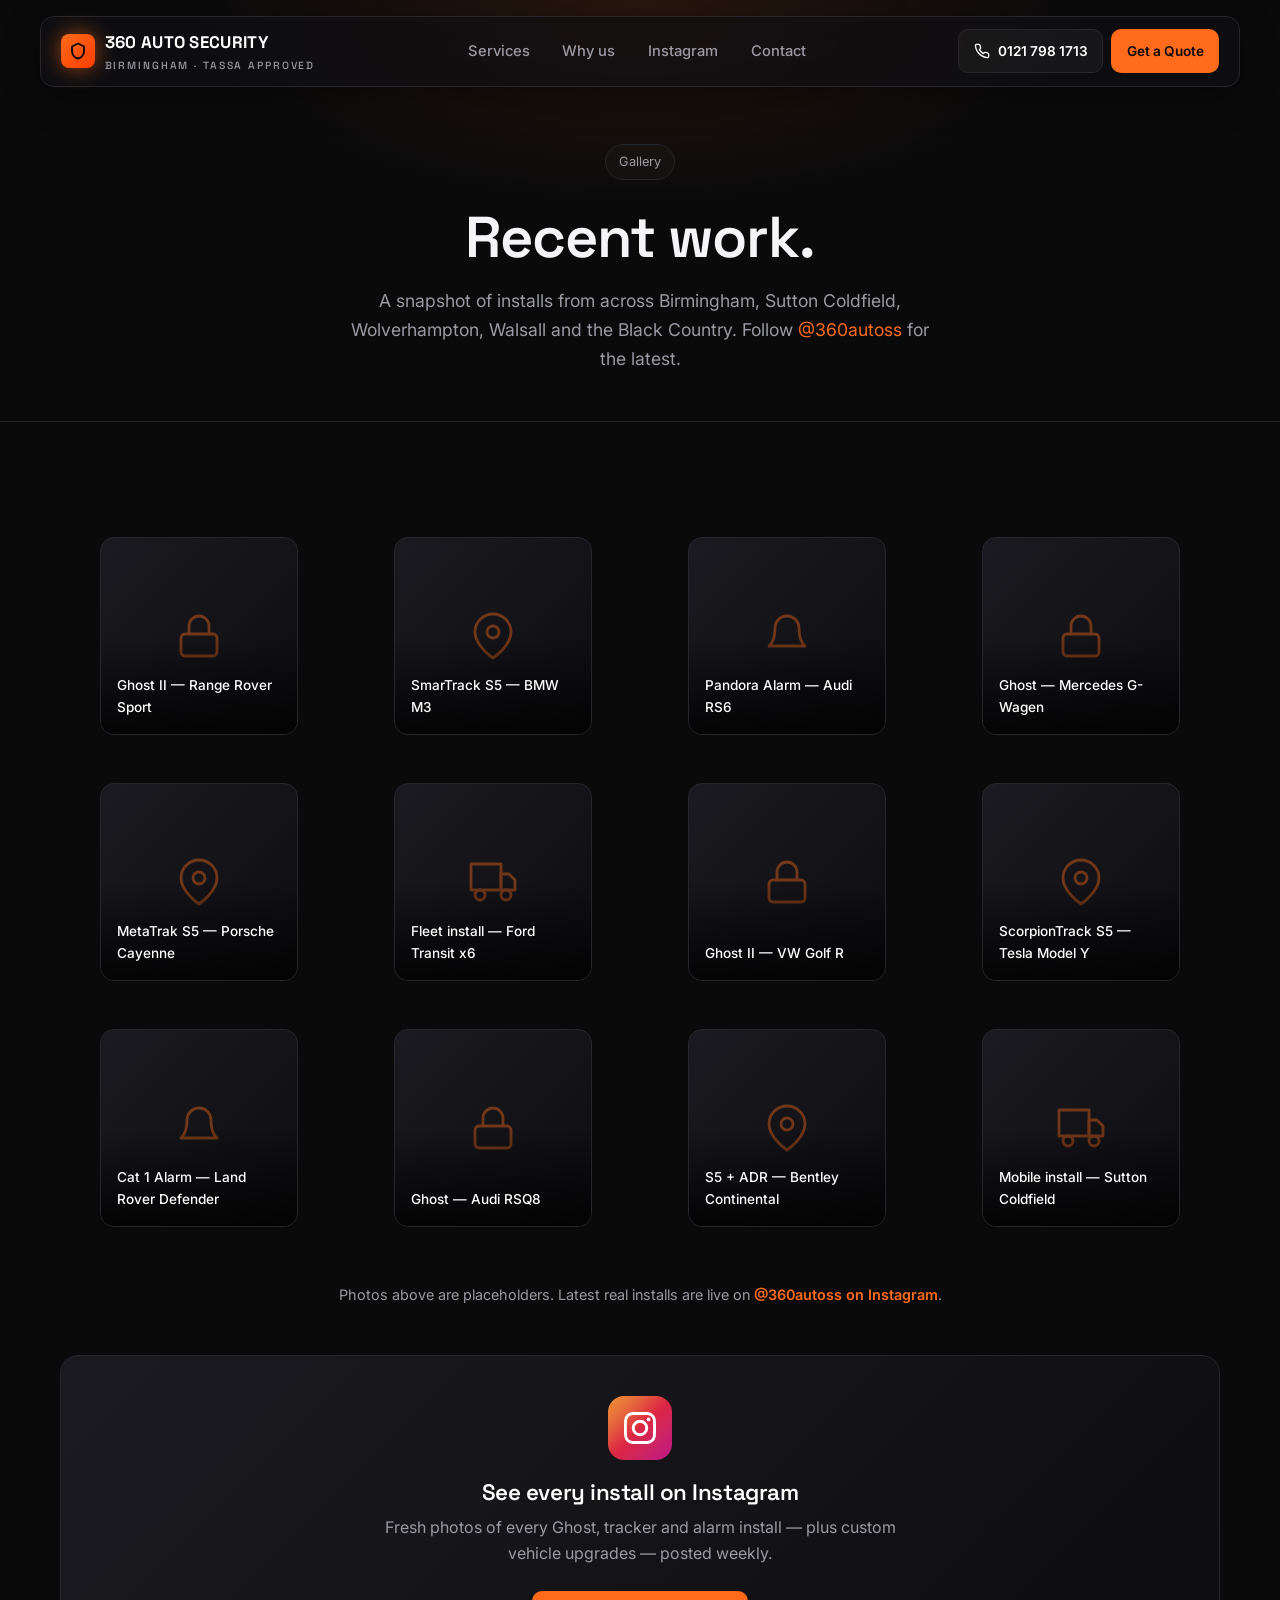
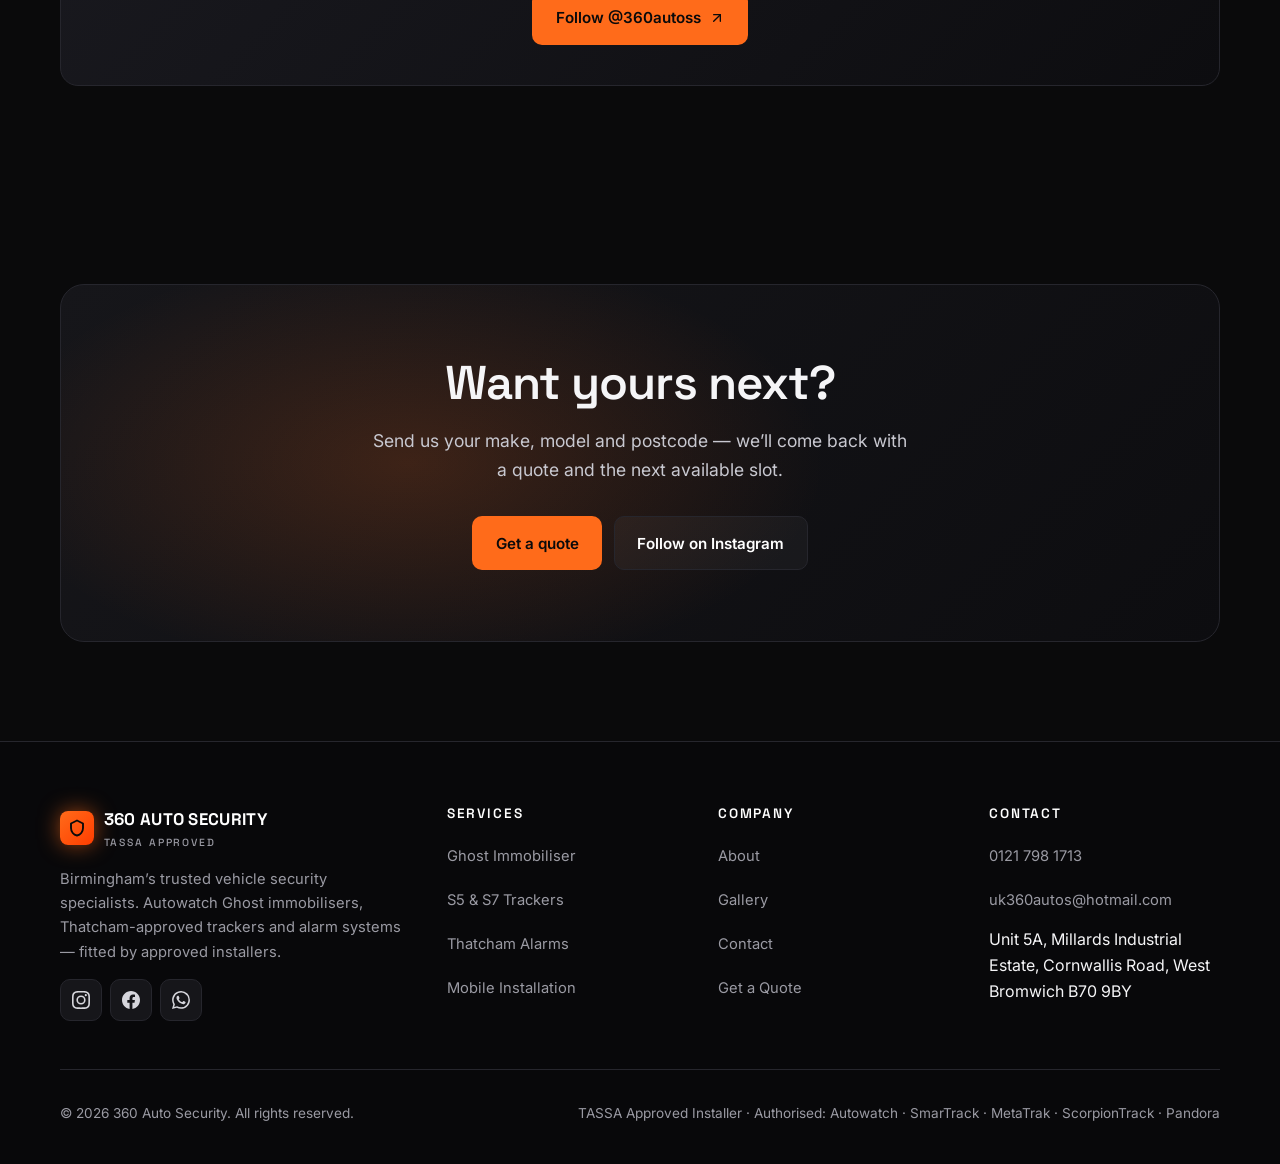
<file: gallery.html>
<!doctype html>
<html lang="en-GB">
<head>
<meta charset="utf-8">
<meta name="viewport" content="width=device-width,initial-scale=1,viewport-fit=cover">
<title>Install Gallery | 360 Auto Security Birmingham</title>
<meta name="description" content="Recent vehicle security installations by 360 Auto Security &mdash; Ghost immobilisers, trackers and alarms fitted to prestige, performance and everyday vehicles across the West Midlands.">
<link rel="canonical" href="https://www.360autos.co.uk/gallery.html">
<meta name="theme-color" content="#0a0a0b">
<meta property="og:title" content="Install Gallery | 360 Auto Security">
<meta property="og:description" content="Recent Ghost, tracker and alarm installs across the West Midlands.">
<meta property="og:url" content="https://www.360autos.co.uk/gallery.html">
<link rel="preconnect" href="https://fonts.googleapis.com">
<link rel="preconnect" href="https://fonts.gstatic.com" crossorigin>
<link href="https://fonts.googleapis.com/css2?family=Inter:wght@400;500;600;700&family=Space+Grotesk:wght@500;600;700&display=swap" rel="stylesheet">
<link rel="stylesheet" href="assets/styles.css">
<link rel="icon" href="favicon.svg" type="image/svg+xml">
<link rel="apple-touch-icon" href="favicon.svg">
<link rel="manifest" href="site.webmanifest">
<meta property="og:image" content="https://www.360autos.co.uk/assets/cars-hero.avif">
<meta property="og:image:width" content="1200">
<meta property="og:image:height" content="630">
<meta name="twitter:image" content="https://www.360autos.co.uk/assets/cars-hero.avif">
<meta name="author" content="360 Auto Security">
</head>
<body data-page="gallery">
<div id="site-nav"></div>

<header class="page-head">
  <div class="container">
    <span class="eyebrow">Gallery</span>
    <h1>Recent work.</h1>
    <p>A snapshot of installs from across Birmingham, Sutton Coldfield, Wolverhampton, Walsall and the Black Country. Follow <a href="https://www.instagram.com/360autoss" target="_blank" rel="noopener" style="color:var(--accent)">@360autoss</a> for the latest.</p>
  </div>
</header>

<main>
  <section class="section">
    <div class="container">
      <div class="gallery" id="gallery">
        <!-- Placeholder tiles — replace src with real installation photos -->
        <figure class="gallery-item"><span class="ph"><svg viewBox="0 0 24 24" fill="none" stroke="currentColor" stroke-width="1.4" stroke-linecap="round" stroke-linejoin="round"><rect x="3" y="11" width="18" height="11" rx="2"/><path d="M7 11V7a5 5 0 0 1 10 0v4"/></svg></span><figcaption class="label">Ghost II &mdash; Range Rover Sport</figcaption></figure>
        <figure class="gallery-item"><span class="ph"><svg viewBox="0 0 24 24" fill="none" stroke="currentColor" stroke-width="1.4" stroke-linecap="round" stroke-linejoin="round"><path d="M21 10c0 7-9 13-9 13s-9-6-9-13a9 9 0 0 1 18 0z"/><circle cx="12" cy="10" r="3"/></svg></span><figcaption class="label">SmarTrack S5 &mdash; BMW M3</figcaption></figure>
        <figure class="gallery-item"><span class="ph"><svg viewBox="0 0 24 24" fill="none" stroke="currentColor" stroke-width="1.4" stroke-linecap="round" stroke-linejoin="round"><path d="M6 8a6 6 0 0 1 12 0c0 7 3 9 3 9H3s3-2 3-9"/></svg></span><figcaption class="label">Pandora Alarm &mdash; Audi RS6</figcaption></figure>
        <figure class="gallery-item"><span class="ph"><svg viewBox="0 0 24 24" fill="none" stroke="currentColor" stroke-width="1.4" stroke-linecap="round" stroke-linejoin="round"><rect x="3" y="11" width="18" height="11" rx="2"/><path d="M7 11V7a5 5 0 0 1 10 0v4"/></svg></span><figcaption class="label">Ghost &mdash; Mercedes G-Wagen</figcaption></figure>
        <figure class="gallery-item"><span class="ph"><svg viewBox="0 0 24 24" fill="none" stroke="currentColor" stroke-width="1.4" stroke-linecap="round" stroke-linejoin="round"><path d="M21 10c0 7-9 13-9 13s-9-6-9-13a9 9 0 0 1 18 0z"/><circle cx="12" cy="10" r="3"/></svg></span><figcaption class="label">MetaTrak S5 &mdash; Porsche Cayenne</figcaption></figure>
        <figure class="gallery-item"><span class="ph"><svg viewBox="0 0 24 24" fill="none" stroke="currentColor" stroke-width="1.4" stroke-linecap="round" stroke-linejoin="round"><rect x="1" y="3" width="15" height="13"/><polygon points="16 8 20 8 23 11 23 16 16 16 16 8"/><circle cx="5.5" cy="18.5" r="2.5"/><circle cx="18.5" cy="18.5" r="2.5"/></svg></span><figcaption class="label">Fleet install &mdash; Ford Transit x6</figcaption></figure>
        <figure class="gallery-item"><span class="ph"><svg viewBox="0 0 24 24" fill="none" stroke="currentColor" stroke-width="1.4" stroke-linecap="round" stroke-linejoin="round"><rect x="3" y="11" width="18" height="11" rx="2"/><path d="M7 11V7a5 5 0 0 1 10 0v4"/></svg></span><figcaption class="label">Ghost II &mdash; VW Golf R</figcaption></figure>
        <figure class="gallery-item"><span class="ph"><svg viewBox="0 0 24 24" fill="none" stroke="currentColor" stroke-width="1.4" stroke-linecap="round" stroke-linejoin="round"><path d="M21 10c0 7-9 13-9 13s-9-6-9-13a9 9 0 0 1 18 0z"/><circle cx="12" cy="10" r="3"/></svg></span><figcaption class="label">ScorpionTrack S5 &mdash; Tesla Model Y</figcaption></figure>
        <figure class="gallery-item"><span class="ph"><svg viewBox="0 0 24 24" fill="none" stroke="currentColor" stroke-width="1.4" stroke-linecap="round" stroke-linejoin="round"><path d="M6 8a6 6 0 0 1 12 0c0 7 3 9 3 9H3s3-2 3-9"/></svg></span><figcaption class="label">Cat 1 Alarm &mdash; Land Rover Defender</figcaption></figure>
        <figure class="gallery-item"><span class="ph"><svg viewBox="0 0 24 24" fill="none" stroke="currentColor" stroke-width="1.4" stroke-linecap="round" stroke-linejoin="round"><rect x="3" y="11" width="18" height="11" rx="2"/><path d="M7 11V7a5 5 0 0 1 10 0v4"/></svg></span><figcaption class="label">Ghost &mdash; Audi RSQ8</figcaption></figure>
        <figure class="gallery-item"><span class="ph"><svg viewBox="0 0 24 24" fill="none" stroke="currentColor" stroke-width="1.4" stroke-linecap="round" stroke-linejoin="round"><path d="M21 10c0 7-9 13-9 13s-9-6-9-13a9 9 0 0 1 18 0z"/><circle cx="12" cy="10" r="3"/></svg></span><figcaption class="label">S5 + ADR &mdash; Bentley Continental</figcaption></figure>
        <figure class="gallery-item"><span class="ph"><svg viewBox="0 0 24 24" fill="none" stroke="currentColor" stroke-width="1.4" stroke-linecap="round" stroke-linejoin="round"><rect x="1" y="3" width="15" height="13"/><polygon points="16 8 20 8 23 11 23 16 16 16 16 8"/><circle cx="5.5" cy="18.5" r="2.5"/><circle cx="18.5" cy="18.5" r="2.5"/></svg></span><figcaption class="label">Mobile install &mdash; Sutton Coldfield</figcaption></figure>
      </div>

      <p style="text-align:center;margin-top:2.5rem;font-size:.9rem">Photos above are placeholders. Latest real installs are live on <a href="https://www.instagram.com/360autoss" target="_blank" rel="noopener" style="color:var(--accent);font-weight:600">@360autoss on Instagram</a>.</p>

      <div style="text-align:center;margin-top:3rem;padding:2.5rem 1.5rem;background:linear-gradient(135deg,#1a1a20,#0d0d10);border:1px solid var(--border);border-radius:18px">
        <div style="display:inline-grid;place-items:center;width:64px;height:64px;border-radius:16px;background:linear-gradient(135deg,#f09433,#e6683c 25%,#dc2743 50%,#cc2366 75%,#bc1888);margin-bottom:1.25rem">
          <svg viewBox="0 0 24 24" width="32" height="32" fill="#fff" aria-hidden="true"><path d="M12 2.16c3.2 0 3.58.01 4.85.07 1.17.05 1.8.25 2.23.41.56.22.96.48 1.38.9.42.42.68.82.9 1.38.16.42.36 1.06.41 2.23.06 1.27.07 1.65.07 4.85s-.01 3.58-.07 4.85c-.05 1.17-.25 1.8-.41 2.23a3.7 3.7 0 0 1-.9 1.38c-.42.42-.82.68-1.38.9-.42.16-1.06.36-2.23.41-1.27.06-1.65.07-4.85.07s-3.58-.01-4.85-.07c-1.17-.05-1.8-.25-2.23-.41a3.7 3.7 0 0 1-1.38-.9 3.7 3.7 0 0 1-.9-1.38c-.16-.42-.36-1.06-.41-2.23-.06-1.27-.07-1.65-.07-4.85s.01-3.58.07-4.85c.05-1.17.25-1.8.41-2.23.22-.56.48-.96.9-1.38.42-.42.82-.68 1.38-.9.42-.16 1.06-.36 2.23-.41C8.42 2.17 8.8 2.16 12 2.16M12 0C8.74 0 8.33.01 7.05.07 5.78.13 4.9.33 4.14.63a5.86 5.86 0 0 0-2.13 1.38A5.86 5.86 0 0 0 .63 4.14C.33 4.9.13 5.78.07 7.05.01 8.33 0 8.74 0 12s.01 3.67.07 4.95c.06 1.27.26 2.15.56 2.91a5.86 5.86 0 0 0 1.38 2.13 5.86 5.86 0 0 0 2.13 1.38c.76.3 1.64.5 2.91.56C8.33 23.99 8.74 24 12 24s3.67-.01 4.95-.07c1.27-.06 2.15-.26 2.91-.56a5.86 5.86 0 0 0 2.13-1.38 5.86 5.86 0 0 0 1.38-2.13c.3-.76.5-1.64.56-2.91.06-1.28.07-1.69.07-4.95s-.01-3.67-.07-4.95c-.06-1.27-.26-2.15-.56-2.91a5.86 5.86 0 0 0-1.38-2.13A5.86 5.86 0 0 0 19.86.63C19.1.33 18.22.13 16.95.07 15.67.01 15.26 0 12 0zm0 5.84a6.16 6.16 0 1 0 0 12.32 6.16 6.16 0 0 0 0-12.32zm0 10.16a4 4 0 1 1 0-8 4 4 0 0 1 0 8zm6.4-11.85a1.44 1.44 0 1 0 0 2.88 1.44 1.44 0 0 0 0-2.88z"/></svg>
        </div>
        <h3 style="font-size:1.4rem;margin-bottom:.5rem;color:#fff">See every install on Instagram</h3>
        <p style="max-width:32rem;margin:0 auto 1.5rem">Fresh photos of every Ghost, tracker and alarm install &mdash; plus custom vehicle upgrades &mdash; posted weekly.</p>
        <a href="https://www.instagram.com/360autoss" target="_blank" rel="noopener" class="btn btn-primary">Follow @360autoss
          <svg viewBox="0 0 24 24" fill="none" stroke="currentColor" stroke-width="2" stroke-linecap="round" stroke-linejoin="round"><line x1="7" y1="17" x2="17" y2="7"/><polyline points="7 7 17 7 17 17"/></svg>
        </a>
      </div>
    </div>
  </section>

  <section class="section">
    <div class="container">
      <div class="cta-band">
        <h2>Want yours next?</h2>
        <p>Send us your make, model and postcode &mdash; we&rsquo;ll come back with a quote and the next available slot.</p>
        <div class="btn-row">
          <a href="contact.html#quote" class="btn btn-primary">Get a quote</a>
          <a href="https://www.instagram.com/360autoss" target="_blank" rel="noopener" class="btn btn-ghost">Follow on Instagram</a>
        </div>
      </div>
    </div>
  </section>
</main>

<div id="site-footer"></div>
<script src="assets/partials.js" defer></script>
</body>
</html>
</file>
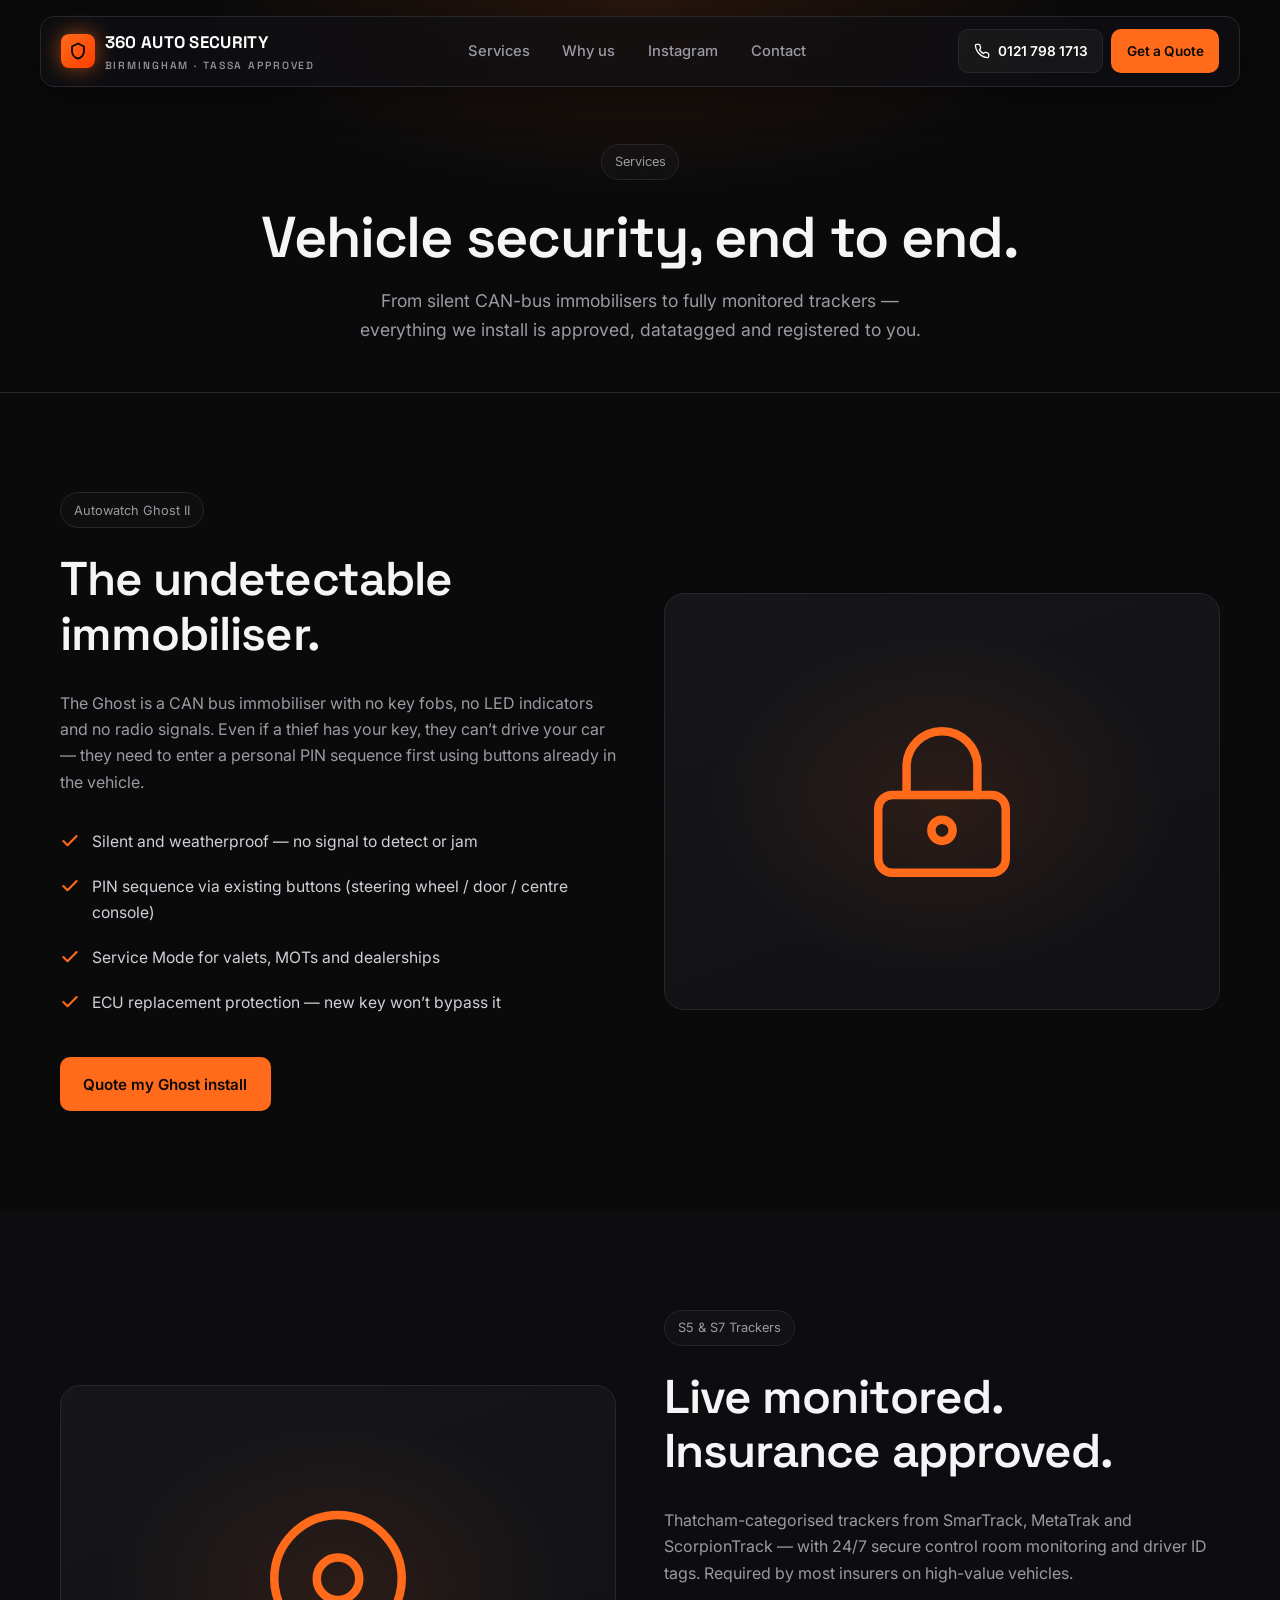
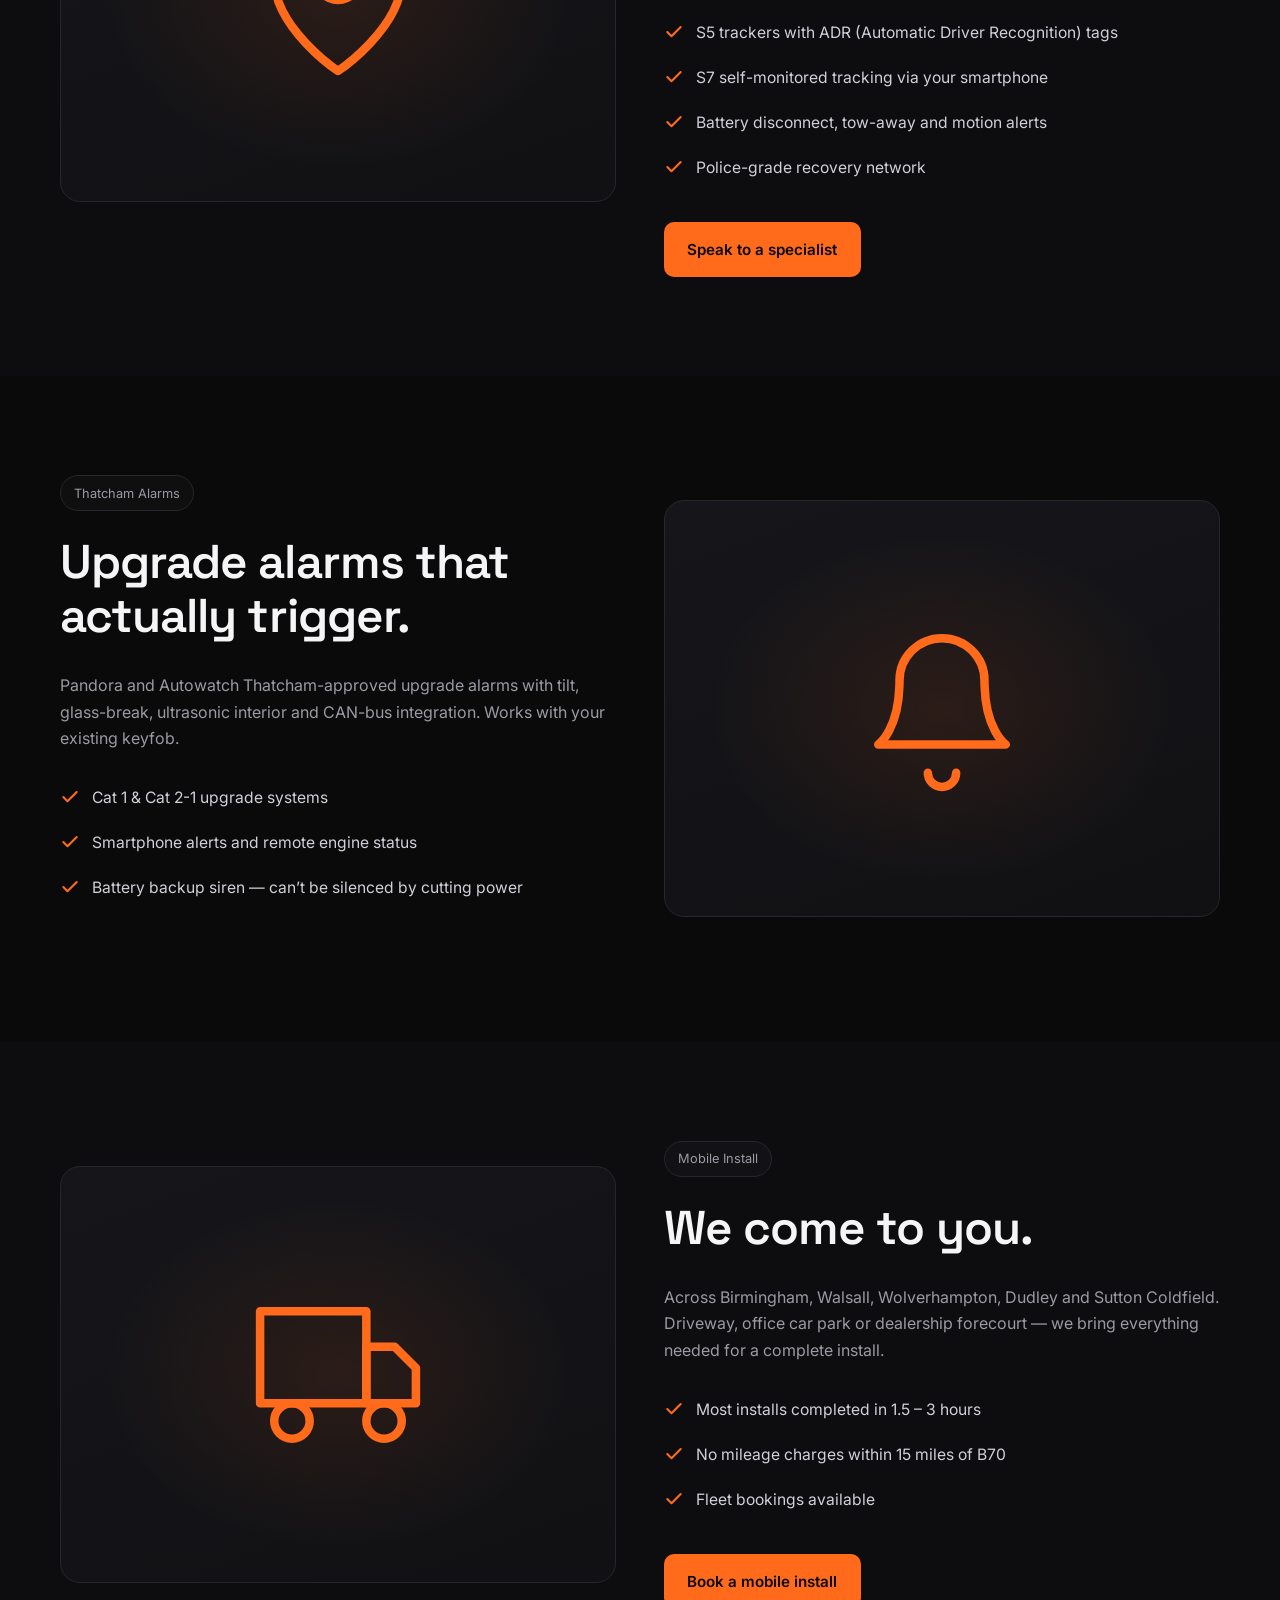
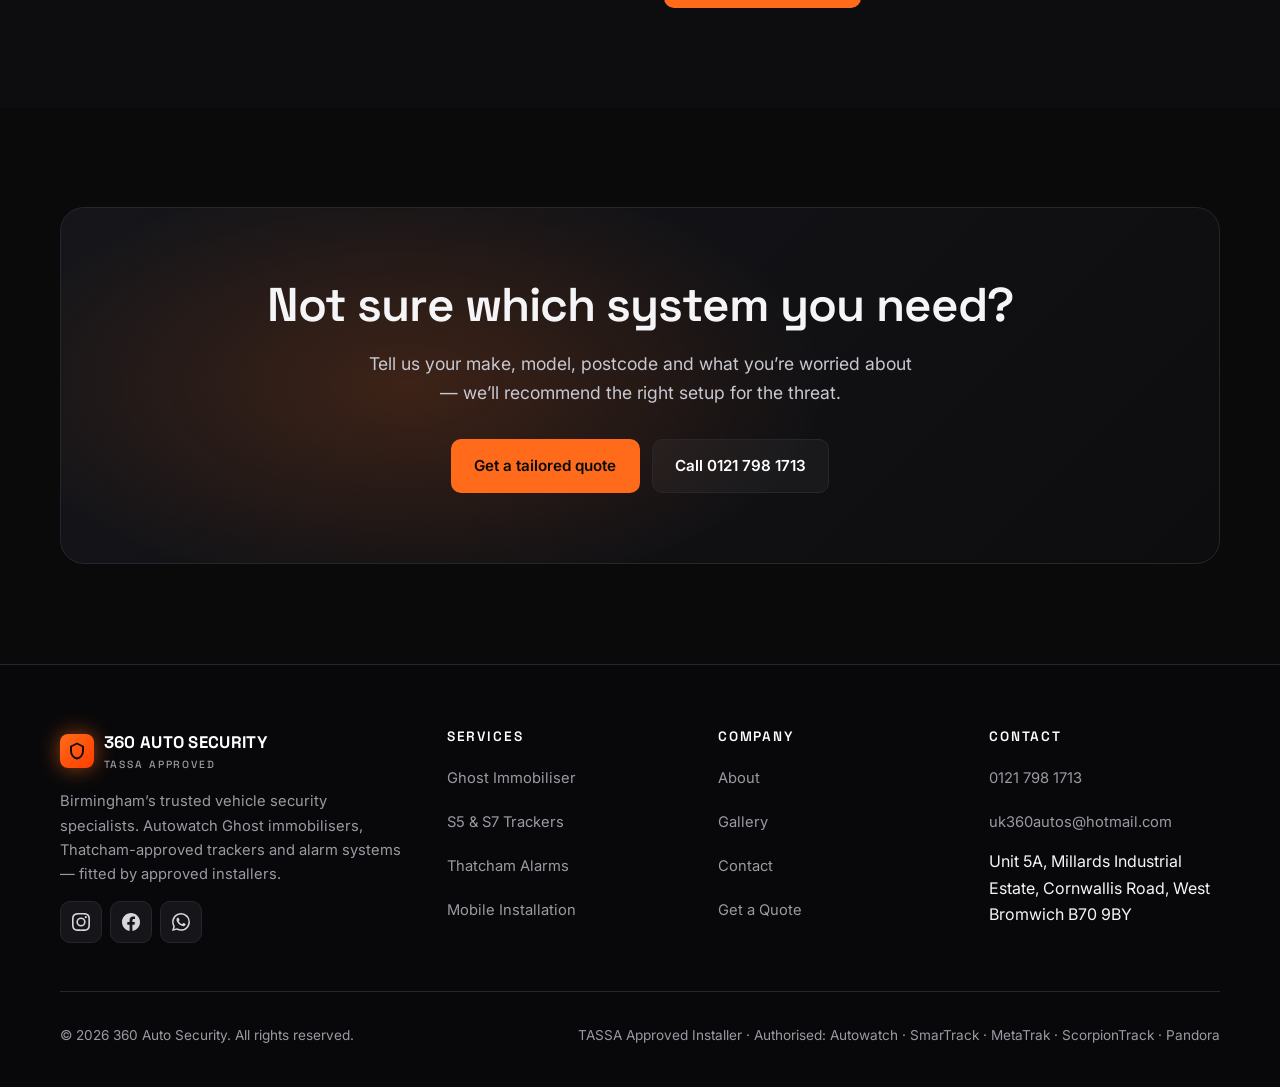
<file: services.html>
<!doctype html>
<html lang="en-GB">
<head>
<meta charset="utf-8">
<meta name="viewport" content="width=device-width,initial-scale=1,viewport-fit=cover">
<title>Vehicle Security Services Birmingham | Ghost, Trackers, Alarms | 360 Auto Security</title>
<meta name="description" content="Full vehicle security services in Birmingham & West Midlands: Autowatch Ghost immobilisers, Thatcham S5/S7 trackers, alarm systems and mobile installation. TASSA approved.">
<link rel="canonical" href="https://www.360autos.co.uk/services.html">
<meta name="theme-color" content="#0a0a0b">
<meta property="og:title" content="Vehicle Security Services Birmingham | 360 Auto Security">
<meta property="og:description" content="Ghost immobilisers, S5/S7 trackers and Thatcham alarms fitted by TASSA approved engineers.">
<meta property="og:url" content="https://www.360autos.co.uk/services.html">
<link rel="preconnect" href="https://fonts.googleapis.com">
<link rel="preconnect" href="https://fonts.gstatic.com" crossorigin>
<link href="https://fonts.googleapis.com/css2?family=Inter:wght@400;500;600;700&family=Space+Grotesk:wght@500;600;700&display=swap" rel="stylesheet">
<link rel="stylesheet" href="assets/styles.css">
<link rel="icon" href="favicon.svg" type="image/svg+xml">
<link rel="apple-touch-icon" href="favicon.svg">
<link rel="manifest" href="site.webmanifest">
<meta property="og:image" content="https://www.360autos.co.uk/assets/cars-hero.avif">
<meta property="og:image:width" content="1200">
<meta property="og:image:height" content="630">
<meta name="twitter:image" content="https://www.360autos.co.uk/assets/cars-hero.avif">
<meta name="author" content="360 Auto Security">
<script type="application/ld+json">
{"@context":"https://schema.org","@type":"BreadcrumbList","itemListElement":[
 {"@type":"ListItem","position":1,"name":"Home","item":"https://www.360autos.co.uk/"},
 {"@type":"ListItem","position":2,"name":"Services","item":"https://www.360autos.co.uk/services.html"}
]}
</script>
<script type="application/ld+json">
{"@context":"https://schema.org","@type":"Service","serviceType":"Vehicle Security Installation","provider":{"@type":"AutomotiveBusiness","name":"360 Auto Security","telephone":"+44-121-798-1713","address":{"@type":"PostalAddress","addressLocality":"West Bromwich","postalCode":"B70 9BY","addressCountry":"GB"}},"areaServed":"West Midlands","hasOfferCatalog":{"@type":"OfferCatalog","name":"Services","itemListElement":[{"@type":"Offer","itemOffered":{"@type":"Service","name":"Autowatch Ghost Immobiliser"}},{"@type":"Offer","itemOffered":{"@type":"Service","name":"S5 Vehicle Tracker"}},{"@type":"Offer","itemOffered":{"@type":"Service","name":"S7 Vehicle Tracker"}},{"@type":"Offer","itemOffered":{"@type":"Service","name":"Thatcham Alarm System"}},{"@type":"Offer","itemOffered":{"@type":"Service","name":"Mobile Installation"}}]}}
</script>
</head>
<body data-page="services">
<div id="site-nav"></div>

<header class="page-head">
  <div class="container">
    <span class="eyebrow">Services</span>
    <h1>Vehicle security, end to end.</h1>
    <p>From silent CAN-bus immobilisers to fully monitored trackers &mdash; everything we install is approved, datatagged and registered to you.</p>
  </div>
</header>

<main>
  <!-- Ghost -->
  <section class="section" id="ghost">
    <div class="container split">
      <div>
        <span class="eyebrow">Autowatch Ghost II</span>
        <h2>The undetectable immobiliser.</h2>
        <p>The Ghost is a CAN bus immobiliser with no key fobs, no LED indicators and no radio signals. Even if a thief has your key, they can&rsquo;t drive your car &mdash; they need to enter a personal PIN sequence first using buttons already in the vehicle.</p>
        <ul class="feature-list">
          <li><svg viewBox="0 0 24 24" fill="none" stroke="currentColor" stroke-width="2.5" stroke-linecap="round" stroke-linejoin="round"><polyline points="20 6 9 17 4 12"/></svg> Silent and weatherproof &mdash; no signal to detect or jam</li>
          <li><svg viewBox="0 0 24 24" fill="none" stroke="currentColor" stroke-width="2.5" stroke-linecap="round" stroke-linejoin="round"><polyline points="20 6 9 17 4 12"/></svg> PIN sequence via existing buttons (steering wheel / door / centre console)</li>
          <li><svg viewBox="0 0 24 24" fill="none" stroke="currentColor" stroke-width="2.5" stroke-linecap="round" stroke-linejoin="round"><polyline points="20 6 9 17 4 12"/></svg> Service Mode for valets, MOTs and dealerships</li>
          <li><svg viewBox="0 0 24 24" fill="none" stroke="currentColor" stroke-width="2.5" stroke-linecap="round" stroke-linejoin="round"><polyline points="20 6 9 17 4 12"/></svg> ECU replacement protection &mdash; new key won&rsquo;t bypass it</li>
        </ul>
        <a href="contact.html#quote" class="btn btn-primary">Quote my Ghost install</a>
      </div>
      <div class="split-visual">
        <svg width="170" height="170" viewBox="0 0 24 24" fill="none" stroke="var(--accent)" stroke-width="1.2" stroke-linecap="round" stroke-linejoin="round" style="position:relative;z-index:1"><rect x="3" y="11" width="18" height="11" rx="2"/><path d="M7 11V7a5 5 0 0 1 10 0v4"/><circle cx="12" cy="16" r="1.5"/></svg>
      </div>
    </div>
  </section>

  <!-- Trackers -->
  <section class="section" id="trackers" style="background:#0d0d10">
    <div class="container split reverse">
      <div>
        <span class="eyebrow">S5 &amp; S7 Trackers</span>
        <h2>Live monitored. Insurance approved.</h2>
        <p>Thatcham-categorised trackers from SmarTrack, MetaTrak and ScorpionTrack &mdash; with 24/7 secure control room monitoring and driver ID tags. Required by most insurers on high-value vehicles.</p>
        <ul class="feature-list">
          <li><svg viewBox="0 0 24 24" fill="none" stroke="currentColor" stroke-width="2.5" stroke-linecap="round" stroke-linejoin="round"><polyline points="20 6 9 17 4 12"/></svg> S5 trackers with ADR (Automatic Driver Recognition) tags</li>
          <li><svg viewBox="0 0 24 24" fill="none" stroke="currentColor" stroke-width="2.5" stroke-linecap="round" stroke-linejoin="round"><polyline points="20 6 9 17 4 12"/></svg> S7 self-monitored tracking via your smartphone</li>
          <li><svg viewBox="0 0 24 24" fill="none" stroke="currentColor" stroke-width="2.5" stroke-linecap="round" stroke-linejoin="round"><polyline points="20 6 9 17 4 12"/></svg> Battery disconnect, tow-away and motion alerts</li>
          <li><svg viewBox="0 0 24 24" fill="none" stroke="currentColor" stroke-width="2.5" stroke-linecap="round" stroke-linejoin="round"><polyline points="20 6 9 17 4 12"/></svg> Police-grade recovery network</li>
        </ul>
        <a href="contact.html#quote" class="btn btn-primary">Speak to a specialist</a>
      </div>
      <div class="split-visual">
        <svg width="170" height="170" viewBox="0 0 24 24" fill="none" stroke="var(--accent)" stroke-width="1.2" stroke-linecap="round" stroke-linejoin="round" style="position:relative;z-index:1"><path d="M21 10c0 7-9 13-9 13s-9-6-9-13a9 9 0 0 1 18 0z"/><circle cx="12" cy="10" r="3"/></svg>
      </div>
    </div>
  </section>

  <!-- Alarms -->
  <section class="section" id="alarms">
    <div class="container split">
      <div>
        <span class="eyebrow">Thatcham Alarms</span>
        <h2>Upgrade alarms that actually trigger.</h2>
        <p>Pandora and Autowatch Thatcham-approved upgrade alarms with tilt, glass-break, ultrasonic interior and CAN-bus integration. Works with your existing keyfob.</p>
        <ul class="feature-list">
          <li><svg viewBox="0 0 24 24" fill="none" stroke="currentColor" stroke-width="2.5" stroke-linecap="round" stroke-linejoin="round"><polyline points="20 6 9 17 4 12"/></svg> Cat 1 &amp; Cat 2-1 upgrade systems</li>
          <li><svg viewBox="0 0 24 24" fill="none" stroke="currentColor" stroke-width="2.5" stroke-linecap="round" stroke-linejoin="round"><polyline points="20 6 9 17 4 12"/></svg> Smartphone alerts and remote engine status</li>
          <li><svg viewBox="0 0 24 24" fill="none" stroke="currentColor" stroke-width="2.5" stroke-linecap="round" stroke-linejoin="round"><polyline points="20 6 9 17 4 12"/></svg> Battery backup siren &mdash; can&rsquo;t be silenced by cutting power</li>
        </ul>
      </div>
      <div class="split-visual">
        <svg width="170" height="170" viewBox="0 0 24 24" fill="none" stroke="var(--accent)" stroke-width="1.2" stroke-linecap="round" stroke-linejoin="round" style="position:relative;z-index:1"><path d="M6 8a6 6 0 0 1 12 0c0 7 3 9 3 9H3s3-2 3-9"/><path d="M10 21a2 2 0 0 0 4 0"/></svg>
      </div>
    </div>
  </section>

  <!-- Mobile -->
  <section class="section" id="mobile" style="background:#0d0d10">
    <div class="container split reverse">
      <div>
        <span class="eyebrow">Mobile Install</span>
        <h2>We come to you.</h2>
        <p>Across Birmingham, Walsall, Wolverhampton, Dudley and Sutton Coldfield. Driveway, office car park or dealership forecourt &mdash; we bring everything needed for a complete install.</p>
        <ul class="feature-list">
          <li><svg viewBox="0 0 24 24" fill="none" stroke="currentColor" stroke-width="2.5" stroke-linecap="round" stroke-linejoin="round"><polyline points="20 6 9 17 4 12"/></svg> Most installs completed in 1.5 &ndash; 3 hours</li>
          <li><svg viewBox="0 0 24 24" fill="none" stroke="currentColor" stroke-width="2.5" stroke-linecap="round" stroke-linejoin="round"><polyline points="20 6 9 17 4 12"/></svg> No mileage charges within 15 miles of B70</li>
          <li><svg viewBox="0 0 24 24" fill="none" stroke="currentColor" stroke-width="2.5" stroke-linecap="round" stroke-linejoin="round"><polyline points="20 6 9 17 4 12"/></svg> Fleet bookings available</li>
        </ul>
        <a href="contact.html#quote" class="btn btn-primary">Book a mobile install</a>
      </div>
      <div class="split-visual">
        <svg width="170" height="170" viewBox="0 0 24 24" fill="none" stroke="var(--accent)" stroke-width="1.2" stroke-linecap="round" stroke-linejoin="round" style="position:relative;z-index:1"><rect x="1" y="3" width="15" height="13"/><polygon points="16 8 20 8 23 11 23 16 16 16 16 8"/><circle cx="5.5" cy="18.5" r="2.5"/><circle cx="18.5" cy="18.5" r="2.5"/></svg>
      </div>
    </div>
  </section>

  <!-- CTA -->
  <section class="section">
    <div class="container">
      <div class="cta-band">
        <h2>Not sure which system you need?</h2>
        <p>Tell us your make, model, postcode and what you&rsquo;re worried about &mdash; we&rsquo;ll recommend the right setup for the threat.</p>
        <div class="btn-row">
          <a href="contact.html#quote" class="btn btn-primary">Get a tailored quote</a>
          <a href="tel:+441217981713" class="btn btn-ghost">Call 0121 798 1713</a>
        </div>
      </div>
    </div>
  </section>
</main>

<div id="site-footer"></div>
<script src="assets/partials.js" defer></script>
</body>
</html>
</file>
<file: assets/styles.css>
/* 360 Auto Security — global styles */
:root{
  --bg:#0a0a0b;
  --bg-2:#111114;
  --surface:#16161a;
  --surface-2:#1d1d22;
  --border:#26262d;
  --text:#f5f5f7;
  --muted:#9a9aa3;
  --accent:#ff6b1a;
  --accent-2:#ffb347;
  --danger:#ef4444;
  --success:#22c55e;
}
*{box-sizing:border-box}
html{scroll-behavior:smooth}
body{
  margin:0;
  background:var(--bg);
  color:var(--text);
  font-family:'Inter',system-ui,-apple-system,sans-serif;
  font-size:16px;
  line-height:1.65;
  -webkit-font-smoothing:antialiased;
  text-rendering:optimizeLegibility;
}
h1,h2,h3,h4{font-family:'Space Grotesk',sans-serif;font-weight:600;line-height:1.15;letter-spacing:-0.02em;margin:0 0 .6em}
h1{font-size:clamp(2.4rem,1.4rem + 4.2vw,5rem)}
h2{font-size:clamp(1.8rem,1.2rem + 2.2vw,3rem)}
h3{font-size:clamp(1.2rem,1rem + .6vw,1.5rem)}
p{margin:0 0 1em;color:var(--muted)}
a{color:inherit;text-decoration:none;transition:color .2s ease}
a:hover{color:var(--accent)}
img{max-width:100%;display:block}

/* Layout */
.container{width:100%;max-width:1200px;margin:0 auto;padding:0 1.25rem}
.section{padding:clamp(4rem,3rem + 4vw,7rem) 0}

/* Navbar */
.nav-wrap{position:fixed;top:1rem;left:1rem;right:1rem;z-index:50;display:flex;justify-content:center;pointer-events:none}
.nav{
  pointer-events:auto;
  width:100%;max-width:1200px;
  display:flex;align-items:center;justify-content:space-between;
  padding:.75rem 1.25rem;
  background:rgba(16,16,20,.72);
  backdrop-filter:saturate(140%) blur(14px);
  -webkit-backdrop-filter:saturate(140%) blur(14px);
  border:1px solid var(--border);
  border-radius:14px;
  box-shadow:0 10px 40px -10px rgba(0,0,0,.6);
}
.brand{display:flex;align-items:center;gap:.6rem;font-family:'Space Grotesk',sans-serif;font-weight:700;letter-spacing:.02em;color:#fff}
.brand-mark{width:34px;height:34px;border-radius:8px;background:linear-gradient(135deg,var(--accent),#ff3d00);display:grid;place-items:center;box-shadow:0 0 24px -4px var(--accent)}
.brand-mark svg{width:18px;height:18px;color:#0a0a0b}
.brand-text{font-size:1.05rem}
.brand-text small{display:block;font-size:.65rem;color:var(--muted);font-weight:500;letter-spacing:.18em;text-transform:uppercase}
.nav-links{display:none;gap:.25rem;align-items:center}
.nav-links a{padding:.55rem .9rem;border-radius:8px;font-size:.92rem;color:var(--muted);font-weight:500}
.nav-links a:hover{color:#fff;background:rgba(255,255,255,.04)}
.nav-links a.active{color:#fff}
.nav-cta{display:flex;align-items:center;gap:.5rem}
@media(min-width:900px){.nav-links{display:flex}}

/* Buttons */
.btn{display:inline-flex;align-items:center;gap:.5rem;padding:.85rem 1.4rem;border-radius:10px;font-weight:600;font-size:.95rem;cursor:pointer;border:1px solid transparent;transition:all .2s ease;font-family:inherit}
.btn-primary{background:var(--accent);color:#0a0a0b}
.btn-primary:hover{background:#ff8a3d;color:#0a0a0b;transform:translateY(-1px);box-shadow:0 10px 30px -10px var(--accent)}
.btn-ghost{background:rgba(255,255,255,.04);color:#fff;border-color:var(--border)}
.btn-ghost:hover{background:rgba(255,255,255,.08);color:#fff}
.btn-sm{padding:.55rem .9rem;font-size:.85rem}
.btn svg{width:16px;height:16px}

/* Hero */
.hero{position:relative;padding:9rem 0 5rem;overflow:hidden;isolation:isolate}
.hero::before{content:"";position:absolute;inset:0;z-index:-2;background:
  linear-gradient(90deg,rgba(10,10,11,.92) 0%,rgba(10,10,11,.65) 50%,rgba(10,10,11,.4) 100%),
  linear-gradient(180deg,rgba(10,10,11,.3) 0%,rgba(10,10,11,.85) 100%),
  radial-gradient(60% 50% at 70% 20%,rgba(255,107,26,.2),transparent 60%),
  url('cars-hero.avif') center/cover no-repeat,
  #0a0a0b;
}
.hero::after{content:"";position:absolute;inset:0;z-index:-1;background-image:
  linear-gradient(rgba(255,255,255,.04) 1px,transparent 1px),
  linear-gradient(90deg,rgba(255,255,255,.04) 1px,transparent 1px);
  background-size:48px 48px;
  mask-image:radial-gradient(ellipse 70% 60% at 50% 30%,#000 30%,transparent 80%);
}
.hero-grid{display:grid;gap:3rem;align-items:center}
@media(min-width:960px){.hero-grid{grid-template-columns:1.1fr .9fr}}
.eyebrow{display:inline-flex;align-items:center;gap:.5rem;padding:.4rem .8rem;border:1px solid var(--border);border-radius:999px;font-size:.8rem;color:var(--muted);background:rgba(255,255,255,.02);margin-bottom:1.5rem}
.eyebrow .dot{width:7px;height:7px;border-radius:50%;background:var(--accent);box-shadow:0 0 10px var(--accent)}
.hero h1 span{background:linear-gradient(135deg,var(--accent),var(--accent-2));-webkit-background-clip:text;background-clip:text;color:transparent}
.hero-lead{font-size:1.15rem;max-width:36rem;margin-bottom:2rem;color:#c8c8d0}
.hero-cta{display:flex;flex-wrap:wrap;gap:.75rem;margin-bottom:2rem}
.hero-trust{display:flex;flex-wrap:wrap;gap:1.5rem;align-items:center;padding-top:1.5rem;border-top:1px solid var(--border)}
.hero-trust-item{display:flex;align-items:center;gap:.6rem;font-size:.85rem;color:var(--muted)}
.hero-trust-item svg{width:18px;height:18px;color:var(--accent)}

/* Hero visual */
.hero-visual{position:relative;width:100%;aspect-ratio:1/1;max-width:520px;margin:0 auto;min-height:420px}
.hero-card{position:absolute;background:var(--surface);border:1px solid var(--border);border-radius:18px;padding:1.25rem;box-shadow:0 30px 80px -20px rgba(0,0,0,.7)}
.hero-card-main{inset:10% 8% 25% 12%;display:flex;flex-direction:column;justify-content:space-between;background:linear-gradient(160deg,#1a1a20,#0f0f12)}
.hero-card-main .ring{width:120px;height:120px;border-radius:50%;border:2px solid var(--accent);position:relative;margin:auto;display:grid;place-items:center}
.hero-card-main .ring::before,.hero-card-main .ring::after{content:"";position:absolute;inset:-10px;border-radius:50%;border:1px solid rgba(255,107,26,.3);animation:pulse 2.6s ease-out infinite}
.hero-card-main .ring::after{animation-delay:1.3s}
@keyframes pulse{0%{transform:scale(.9);opacity:1}100%{transform:scale(1.5);opacity:0}}
.hero-card-main .ring svg{width:48px;height:48px;color:var(--accent)}
.hero-card-main .row{display:flex;justify-content:space-between;font-size:.78rem;color:var(--muted)}
.hero-card-main .row strong{color:#fff;font-family:'Space Grotesk',sans-serif}
.hero-card-float{right:-2%;top:-6%;width:55%;background:rgba(22,22,26,.85);backdrop-filter:blur(10px);border-color:rgba(255,107,26,.3)}
.hero-card-float .badge{font-size:.7rem;color:var(--accent);letter-spacing:.14em;text-transform:uppercase;margin-bottom:.4rem}
.hero-card-float h4{font-size:1rem;margin:0 0 .25rem;color:#fff}
.hero-card-float p{font-size:.8rem;margin:0;color:var(--muted)}
.hero-card-bot{left:-4%;bottom:5%;width:50%;background:rgba(22,22,26,.85);backdrop-filter:blur(10px)}
.hero-card-bot .stat{font-family:'Space Grotesk',sans-serif;font-size:1.8rem;font-weight:700;color:var(--accent);line-height:1}
.hero-card-bot small{font-size:.75rem;color:var(--muted);display:block;margin-top:.25rem}

/* Logo strip */
.logo-strip{padding:2.5rem 0;border-top:1px solid var(--border);border-bottom:1px solid var(--border);background:#0d0d10}
.logo-strip-inner{display:flex;flex-wrap:wrap;justify-content:center;align-items:center;gap:2.5rem;opacity:.7}
.logo-strip-label{width:100%;text-align:center;font-size:.75rem;letter-spacing:.18em;text-transform:uppercase;color:var(--muted);margin-bottom:.25rem}
.logo-strip span{font-family:'Space Grotesk',sans-serif;font-weight:600;font-size:1.05rem;color:#d0d0d8;letter-spacing:.02em}

/* Section heading */
.sec-head{max-width:42rem;margin:0 auto 3.5rem;text-align:center}
.sec-head .eyebrow{margin-bottom:1rem}
.sec-head p{font-size:1.05rem}

/* Bento grid */
.bento{display:grid;gap:1.25rem;grid-template-columns:1fr}
@media(min-width:700px){.bento{grid-template-columns:repeat(2,1fr)}}
@media(min-width:1000px){.bento{grid-template-columns:repeat(6,1fr)}}
.card{
  background:linear-gradient(180deg,var(--surface),var(--bg-2));
  border:1px solid var(--border);
  border-radius:18px;
  padding:1.75rem;
  cursor:pointer;
  transition:border-color .25s ease,transform .25s ease,box-shadow .25s ease;
  position:relative;overflow:hidden;
}
.card:hover{border-color:rgba(255,107,26,.4);transform:translateY(-3px);box-shadow:0 20px 40px -20px rgba(255,107,26,.15)}
.card .icon{width:46px;height:46px;border-radius:12px;background:rgba(255,107,26,.1);border:1px solid rgba(255,107,26,.25);display:grid;place-items:center;margin-bottom:1.25rem;color:var(--accent)}
.card .icon svg{width:22px;height:22px}
.card h3{color:#fff;margin-bottom:.5rem}
.card p{margin:0;font-size:.95rem}
.card .arrow{position:absolute;top:1.5rem;right:1.5rem;color:var(--muted);transition:transform .2s ease,color .2s ease}
.card:hover .arrow{color:var(--accent);transform:translate(2px,-2px)}
.card-wide{grid-column:span 1}
@media(min-width:1000px){
  .b-1{grid-column:span 3}
  .b-2{grid-column:span 3}
  .b-3{grid-column:span 2}
  .b-4{grid-column:span 2}
  .b-5{grid-column:span 2}
}
.card-feature{background:
  radial-gradient(80% 100% at 100% 0%,rgba(255,107,26,.12),transparent),
  linear-gradient(180deg,var(--surface),var(--bg-2));
}

/* Stats strip */
.stats{display:grid;grid-template-columns:repeat(2,1fr);gap:1rem;margin-top:3rem}
@media(min-width:700px){.stats{grid-template-columns:repeat(4,1fr)}}
.stat-box{padding:1.5rem;background:var(--surface);border:1px solid var(--border);border-radius:14px;text-align:center}
.stat-box .n{font-family:'Space Grotesk',sans-serif;font-size:2.2rem;font-weight:700;color:#fff;display:block}
.stat-box .n span{color:var(--accent)}
.stat-box small{font-size:.85rem;color:var(--muted)}

/* Split feature */
.split{display:grid;gap:3rem;align-items:center}
@media(min-width:900px){.split{grid-template-columns:1fr 1fr}}
.split.reverse > :first-child{order:2}
@media(max-width:899px){.split.reverse > :first-child{order:0}}
.split-visual{background:linear-gradient(160deg,var(--surface),var(--bg-2));border:1px solid var(--border);border-radius:20px;padding:2.5rem;aspect-ratio:4/3;display:grid;place-items:center;position:relative;overflow:hidden}
.split-visual::before{content:"";position:absolute;inset:0;background:radial-gradient(60% 60% at 50% 50%,rgba(255,107,26,.1),transparent 70%)}
.feature-list{list-style:none;padding:0;margin:1.5rem 0 2rem}
.feature-list li{display:flex;gap:.75rem;padding:.6rem 0;color:#d0d0d8;font-size:.98rem}
.feature-list li svg{flex-shrink:0;width:20px;height:20px;color:var(--accent);margin-top:2px}

/* Testimonial */
.testimonial{max-width:48rem;margin:0 auto;text-align:center;padding:3rem 2rem;background:var(--surface);border:1px solid var(--border);border-radius:20px;position:relative}
.testimonial blockquote{font-family:'Space Grotesk',sans-serif;font-size:clamp(1.2rem,1rem + 1vw,1.6rem);line-height:1.4;color:#fff;margin:0 0 1.5rem;font-weight:500}
.testimonial .who{font-size:.9rem;color:var(--muted)}
.testimonial .who strong{color:#fff;display:block;font-weight:600}
.stars{display:inline-flex;gap:2px;color:var(--accent);margin-bottom:1rem}

/* CTA band */
.cta-band{background:
  radial-gradient(60% 100% at 30% 50%,rgba(255,107,26,.18),transparent 60%),
  linear-gradient(135deg,#16161a,#0d0d10);
  border:1px solid var(--border);border-radius:24px;padding:clamp(2.5rem,2rem + 3vw,4.5rem);text-align:center;position:relative;overflow:hidden}
.cta-band h2{margin-bottom:1rem}
.cta-band p{font-size:1.1rem;max-width:34rem;margin:0 auto 2rem;color:#c8c8d0}
.cta-band .btn-row{display:flex;flex-wrap:wrap;gap:.75rem;justify-content:center}

/* Footer */
.footer{padding:4rem 0 2rem;border-top:1px solid var(--border);background:#08080a}
.footer-grid{display:grid;gap:2.5rem;grid-template-columns:1fr;margin-bottom:3rem}
@media(min-width:800px){.footer-grid{grid-template-columns:1.5fr 1fr 1fr 1fr}}
.footer h4{font-size:.85rem;letter-spacing:.14em;text-transform:uppercase;color:#fff;margin-bottom:1rem}
.footer ul{list-style:none;padding:0;margin:0}
.footer li{margin-bottom:.5rem}
.footer li a{color:var(--muted);font-size:.92rem}
.footer-bot{padding-top:2rem;border-top:1px solid var(--border);display:flex;flex-wrap:wrap;justify-content:space-between;gap:1rem;color:var(--muted);font-size:.85rem}
.social{display:flex;gap:.5rem}
.social a{width:42px;height:42px;border-radius:10px;background:var(--surface);border:1px solid var(--border);display:grid;place-items:center;transition:all .2s ease;color:#d6d6dc}
.social svg{width:18px;height:18px;display:block}
.social a:hover{transform:translateY(-2px);color:#fff}
.social a.s-ig:hover{background:linear-gradient(135deg,#f09433,#e6683c 25%,#dc2743 50%,#cc2366 75%,#bc1888);border-color:transparent}
.social a.s-fb:hover{background:#1877f2;border-color:transparent;color:#fff}
.social a.s-wa:hover{background:#25d366;border-color:transparent;color:#fff}

/* Forms */
.form{display:grid;gap:1rem}
.field{display:flex;flex-direction:column;gap:.4rem}
.field label{font-size:.85rem;font-weight:500;color:#d0d0d8}
.field input,.field select,.field textarea{
  width:100%;padding:.9rem 1rem;background:var(--surface);border:1px solid var(--border);
  border-radius:10px;color:#fff;font-family:inherit;font-size:16px;transition:border-color .2s ease;
  -webkit-appearance:none;appearance:none;min-height:48px;
}
.field input:focus,.field select:focus,.field textarea:focus{outline:none;border-color:var(--accent);box-shadow:0 0 0 3px rgba(255,107,26,.15)}
.field textarea{min-height:120px;resize:vertical}
.field-row{display:grid;gap:1rem;grid-template-columns:1fr}
@media(min-width:600px){.field-row{grid-template-columns:1fr 1fr}}

/* FAQ */
.faq{display:flex;flex-direction:column;gap:.75rem}
.faq details{background:var(--surface);border:1px solid var(--border);border-radius:12px;overflow:hidden;transition:border-color .2s ease}
.faq details[open]{border-color:rgba(255,107,26,.35)}
.faq summary{padding:1.1rem 1.25rem;cursor:pointer;font-weight:600;color:#fff;font-family:'Space Grotesk',sans-serif;font-size:1.02rem;display:flex;justify-content:space-between;align-items:center;gap:1rem;list-style:none}
.faq summary::-webkit-details-marker{display:none}
.faq summary::after{content:"+";color:var(--accent);font-size:1.4rem;font-weight:400;transition:transform .2s ease;flex-shrink:0}
.faq details[open] summary::after{transform:rotate(45deg)}
.faq summary:hover{color:var(--accent)}
.faq p{padding:0 1.25rem 1.25rem;margin:0;color:var(--muted);font-size:.95rem}

/* Page header */
.page-head{padding:9rem 0 3rem;text-align:center;position:relative;border-bottom:1px solid var(--border);background:
  radial-gradient(50% 70% at 50% 0%,rgba(255,107,26,.12),transparent 70%),
  #0a0a0b;
}
.page-head h1{font-size:clamp(2rem,1.4rem + 3vw,3.6rem);margin-bottom:1rem}
.page-head p{max-width:38rem;margin:0 auto;font-size:1.1rem}

/* Gallery */
.gallery{display:grid;gap:1rem;grid-template-columns:repeat(2,1fr)}
@media(min-width:700px){.gallery{grid-template-columns:repeat(3,1fr)}}
@media(min-width:1000px){.gallery{grid-template-columns:repeat(4,1fr)}}
.gallery-item{aspect-ratio:1/1;border-radius:14px;background:linear-gradient(135deg,#1a1a20,#0d0d10);border:1px solid var(--border);position:relative;overflow:hidden;cursor:pointer;transition:transform .25s ease}
.gallery-item:hover{transform:translateY(-3px)}
.gallery-item::before{content:"";position:absolute;inset:0;background:linear-gradient(180deg,transparent 50%,rgba(0,0,0,.8));z-index:1}
.gallery-item .label{position:absolute;bottom:1rem;left:1rem;right:1rem;z-index:2;color:#fff;font-size:.85rem;font-weight:500}
.gallery-item .ph{position:absolute;inset:0;display:grid;place-items:center;color:var(--accent);opacity:.4}
.gallery-item .ph svg{width:48px;height:48px}
.gallery-item.tall{aspect-ratio:1/1.4}

/* Contact grid */
.contact-grid{display:grid;gap:2.5rem;grid-template-columns:1fr}
@media(min-width:900px){.contact-grid{grid-template-columns:1.2fr 1fr}}
.info-card{background:var(--surface);border:1px solid var(--border);border-radius:16px;padding:1.5rem;margin-bottom:1rem}
.info-card h3{font-size:1rem;margin-bottom:.5rem;color:#fff}
.info-card p{margin:0;font-size:.92rem;color:var(--muted)}
.info-card a{color:var(--accent)}
.info-icon{width:40px;height:40px;border-radius:10px;background:rgba(255,107,26,.1);color:var(--accent);display:grid;place-items:center;margin-bottom:.75rem}
.info-icon svg{width:20px;height:20px}

/* Map */
.map-frame{border-radius:16px;overflow:hidden;border:1px solid var(--border);aspect-ratio:16/9;background:var(--surface)}
.map-frame iframe{width:100%;height:100%;border:0;filter:grayscale(.4) invert(.92) hue-rotate(180deg)}

/* Accessibility */
:focus-visible{outline:2px solid var(--accent);outline-offset:3px;border-radius:6px}
@media (prefers-reduced-motion:reduce){*{animation:none!important;transition:none!important}}

/* Utilities */
.hide-sm{display:none}
@media(min-width:640px){.hide-sm{display:inline}}

/* Mobile optimisation: iPhone notch + Android safe areas */
@supports(padding:max(0px)){
  .nav-wrap{padding-left:max(0px,env(safe-area-inset-left));padding-right:max(0px,env(safe-area-inset-right))}
  .footer-bot{padding-bottom:max(.5rem,env(safe-area-inset-bottom))}
  body{padding-bottom:env(safe-area-inset-bottom)}
}

/* Tap targets >= 44px (Apple HIG / Android Material) */
.btn,.nav-links a,.footer li a,.info-card a{min-height:44px;display:inline-flex;align-items:center}
.social a{justify-content:center}
.footer li a{min-height:36px}

/* Mobile-specific layout fixes */
@media(max-width:640px){
  /* Stop iOS auto-zoom on input focus already handled at 16px above */
  body{font-size:16px;line-height:1.6}
  .container{padding:0 1rem}
  .nav{padding:.6rem .75rem;gap:.5rem}
  .brand-text{font-size:.95rem}
  .brand-text small{font-size:.58rem;letter-spacing:.14em}
  .brand-mark{width:30px;height:30px}
  .nav-cta{gap:.35rem}
  .btn-sm{padding:.55rem .7rem;font-size:.8rem}
  .hero{padding:7.5rem 0 3rem}
  .hero-lead{font-size:1rem}
  .hero-cta{flex-direction:column;align-items:stretch}
  .hero-cta .btn{justify-content:center;width:100%}
  .hero-trust{gap:.85rem 1.25rem}
  .hero-trust-item{font-size:.78rem}
  /* Simplify hero visual on small screens - hide the floating extras */
  .hero-visual{min-height:320px;max-width:380px}
  .hero-card-float,.hero-card-bot{display:none}
  .hero-card-main{inset:5% 5% 5% 5%}
  .hero-card-main .ring{width:90px;height:90px}
  .hero-card-main .ring svg{width:36px;height:36px}
  .section{padding:3rem 0}
  .page-head{padding:7rem 0 2rem}
  .sec-head{margin-bottom:2rem}
  .card{padding:1.25rem}
  .testimonial{padding:2rem 1.25rem}
  .cta-band{padding:2rem 1.25rem;border-radius:18px}
  .cta-band .btn-row{flex-direction:column}
  .cta-band .btn-row .btn{width:100%;justify-content:center}
  .logo-strip{padding:1.75rem 0}
  .logo-strip-inner{gap:1.25rem 1.5rem}
  .logo-strip span{font-size:.85rem}
  .stat-box{padding:1.1rem .75rem}
  .stat-box .n{font-size:1.7rem}
  .stat-box small{font-size:.75rem}
  .footer{padding:3rem 0 1.5rem}
  .footer-grid{gap:2rem}
  .footer-bot{flex-direction:column;text-align:center;font-size:.78rem}
  .gallery{gap:.6rem}
  .gallery-item .label{font-size:.75rem;left:.6rem;right:.6rem;bottom:.6rem}
  .contact-grid{gap:1.5rem}
  .info-card{padding:1.25rem}
  .field-row{gap:.85rem}
  .form{gap:.85rem}
  .map-frame{aspect-ratio:1/1}
}

/* Prevent horizontal scroll anywhere */
html,body{overflow-x:hidden;max-width:100%}
img,iframe,video{max-width:100%}

/* Smooth touch scrolling on iOS */
*{-webkit-tap-highlight-color:transparent}
a,button,.card,.gallery-item{-webkit-touch-callout:none}

/* WhatsApp button variant */
.btn-wa{background:#25d366;color:#0a0a0b}
.btn-wa:hover{background:#1ebe5a;color:#0a0a0b;transform:translateY(-1px);box-shadow:0 10px 30px -10px #25d366}
.btn-wa svg{width:18px;height:18px}

/* Contact actions (one-pager) */
.contact-actions{display:grid;gap:.85rem;margin:2rem 0 2.5rem}
.contact-action{display:flex;align-items:center;gap:1.1rem;padding:1.1rem 1.25rem;background:var(--surface);border:1px solid var(--border);border-radius:14px;transition:all .2s ease;cursor:pointer}
.contact-action:hover{border-color:rgba(255,107,26,.4);transform:translateY(-2px);background:linear-gradient(180deg,var(--surface),var(--bg-2))}
.ca-icon{width:50px;height:50px;border-radius:12px;background:rgba(255,107,26,.1);border:1px solid rgba(255,107,26,.25);color:var(--accent);display:grid;place-items:center;flex-shrink:0}
.ca-icon svg{width:22px;height:22px}
.contact-action-wa .ca-icon{background:rgba(37,211,102,.12);border-color:rgba(37,211,102,.3);color:#25d366}
.ca-label{font-size:.75rem;letter-spacing:.14em;text-transform:uppercase;color:var(--muted);margin-bottom:.15rem}
.ca-value{font-family:'Space Grotesk',sans-serif;font-size:1.25rem;font-weight:600;color:#fff;line-height:1.1}
.ca-sub{font-size:.82rem;color:var(--muted);margin-top:.2rem}

.addr-block{display:grid;gap:2rem;padding:1.75rem;background:linear-gradient(180deg,var(--surface),var(--bg-2));border:1px solid var(--border);border-radius:16px;margin-top:1.5rem}
@media(min-width:700px){.addr-block{grid-template-columns:1.4fr 1fr;align-items:center}}
.addr-block strong{display:block;font-size:.75rem;letter-spacing:.14em;text-transform:uppercase;color:var(--accent);margin-bottom:.5rem}
.addr-block p{color:#d0d0d8;margin:0 0 .5rem;font-size:.92rem}
.socials-large{display:flex;flex-direction:column;gap:.5rem}
.socials-large a{display:flex;align-items:center;gap:.75rem;padding:.7rem .9rem;background:rgba(255,255,255,.03);border:1px solid var(--border);border-radius:10px;color:#d6d6dc;font-weight:500;font-size:.92rem;transition:all .2s ease}
.socials-large a svg{width:20px;height:20px;flex-shrink:0}
.socials-large a.s-ig:hover{background:linear-gradient(135deg,#f09433,#dc2743 50%,#bc1888);border-color:transparent;color:#fff}
.socials-large a.s-fb:hover{background:#1877f2;border-color:transparent;color:#fff}

/* Mobile sticky CTA bar */
.mobile-cta-bar{position:fixed;bottom:0;left:0;right:0;z-index:55;display:none;background:rgba(10,10,11,.92);backdrop-filter:blur(14px);border-top:1px solid var(--border);padding:.6rem;gap:.5rem;padding-bottom:max(.6rem,env(safe-area-inset-bottom))}
.mobile-cta-bar a{flex:1;display:flex;align-items:center;justify-content:center;gap:.5rem;padding:.85rem;border-radius:10px;font-weight:600;font-size:.95rem;text-decoration:none;min-height:48px}
.mobile-cta-bar svg{width:18px;height:18px}
.mcb-call{background:var(--accent);color:#0a0a0b}
.mcb-wa{background:#25d366;color:#0a0a0b}
@media(max-width:760px){.mobile-cta-bar{display:flex}body{padding-bottom:72px}}

/* Mobile nav button */
.menu-btn{background:none;border:0;color:#fff;padding:.5rem;cursor:pointer;display:grid;place-items:center}
.menu-btn svg{width:22px;height:22px}
@media(min-width:900px){.menu-btn{display:none}}
.mobile-menu{position:fixed;inset:0;background:rgba(10,10,11,.96);backdrop-filter:blur(10px);z-index:60;display:none;flex-direction:column;padding:5rem 2rem 2rem;gap:.5rem}
.mobile-menu.open{display:flex}
.mobile-menu a{padding:1rem;border-radius:10px;font-size:1.2rem;color:#fff;border-bottom:1px solid var(--border)}
.mobile-menu .close{position:absolute;top:1.5rem;right:1.5rem}
</file>
